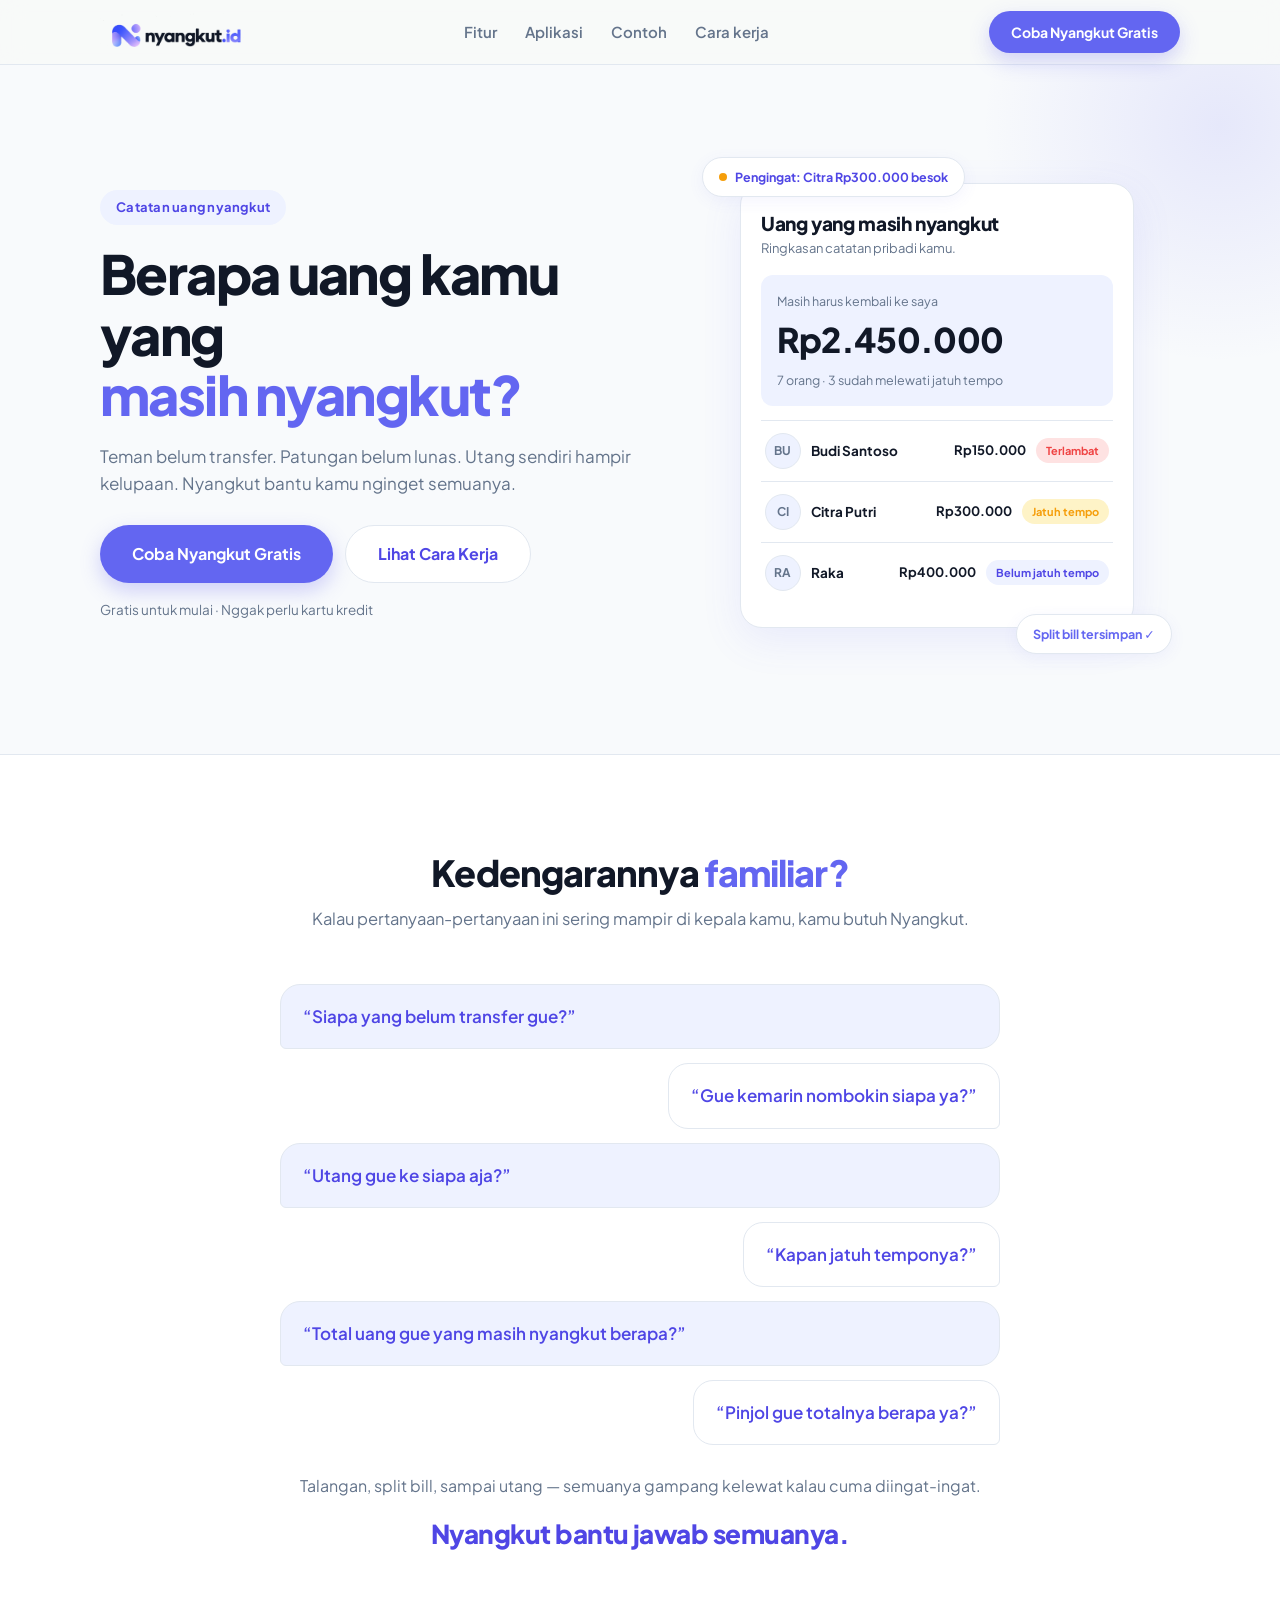
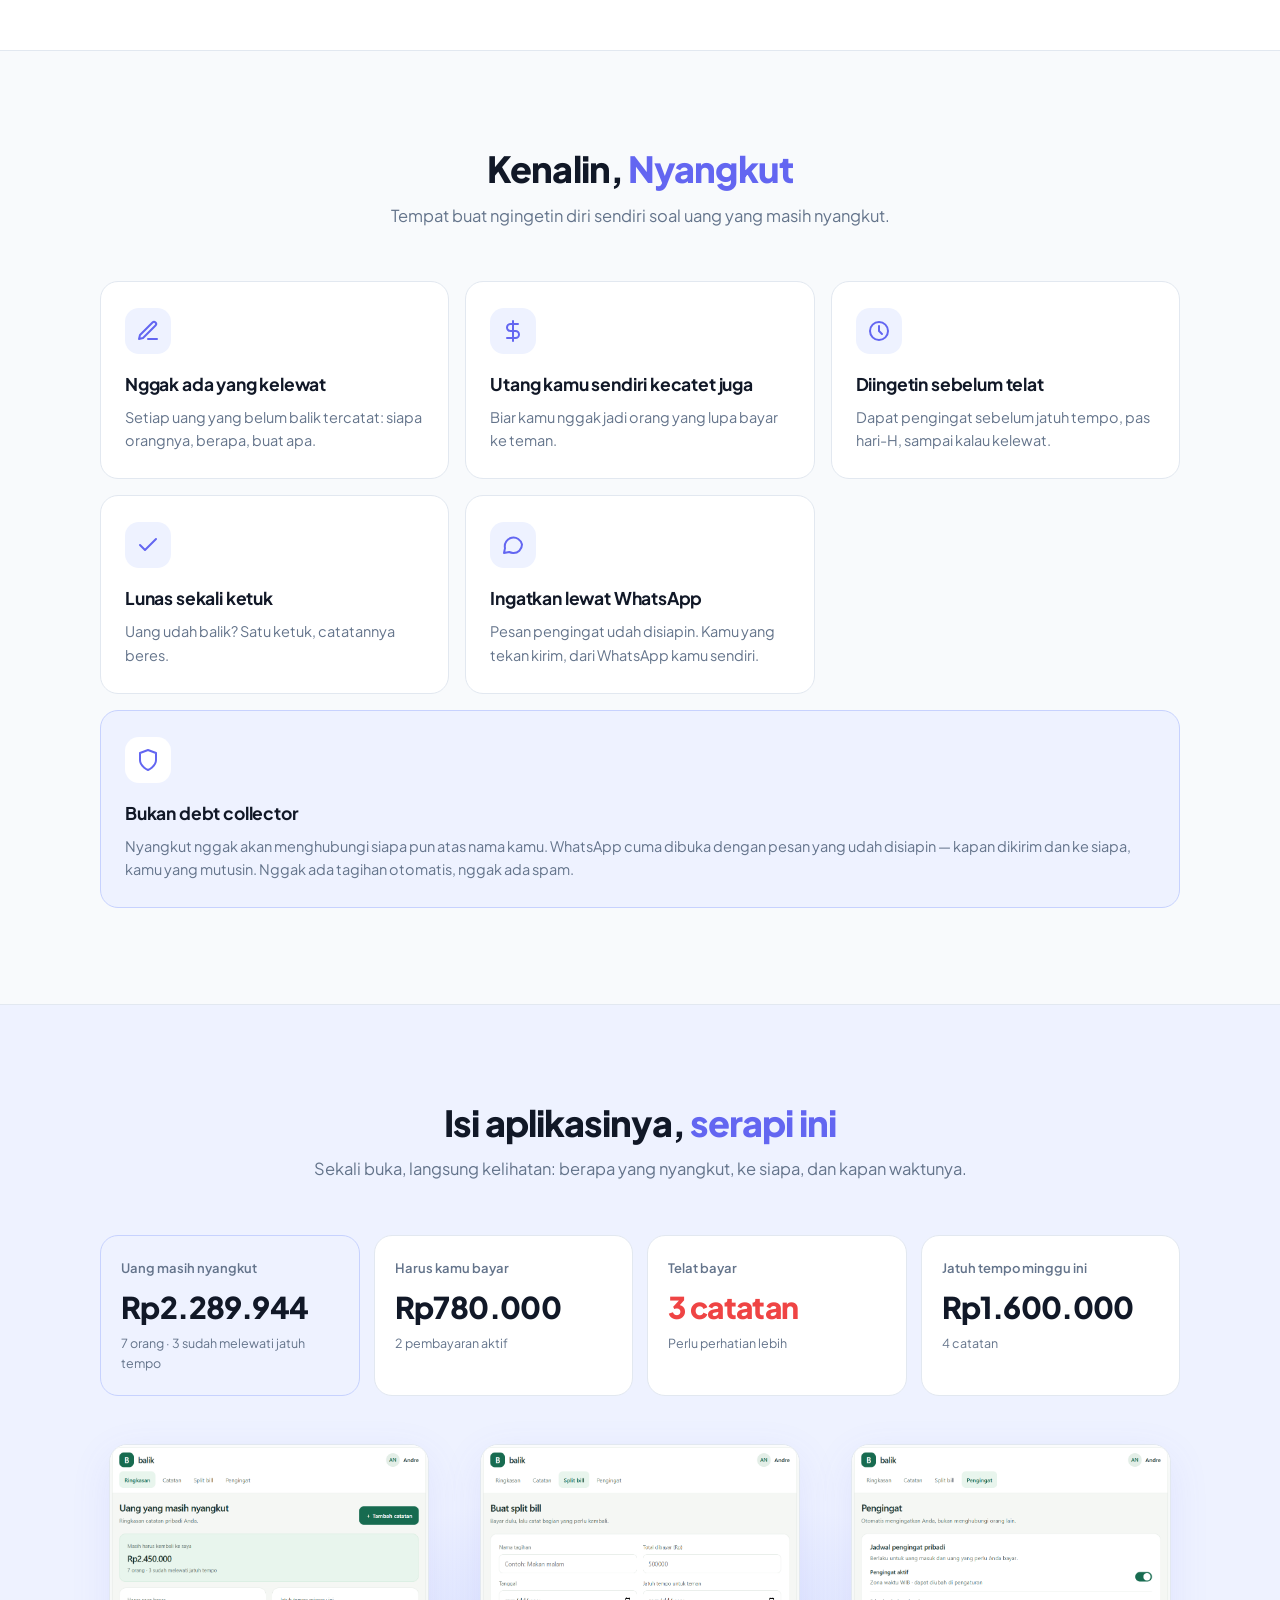
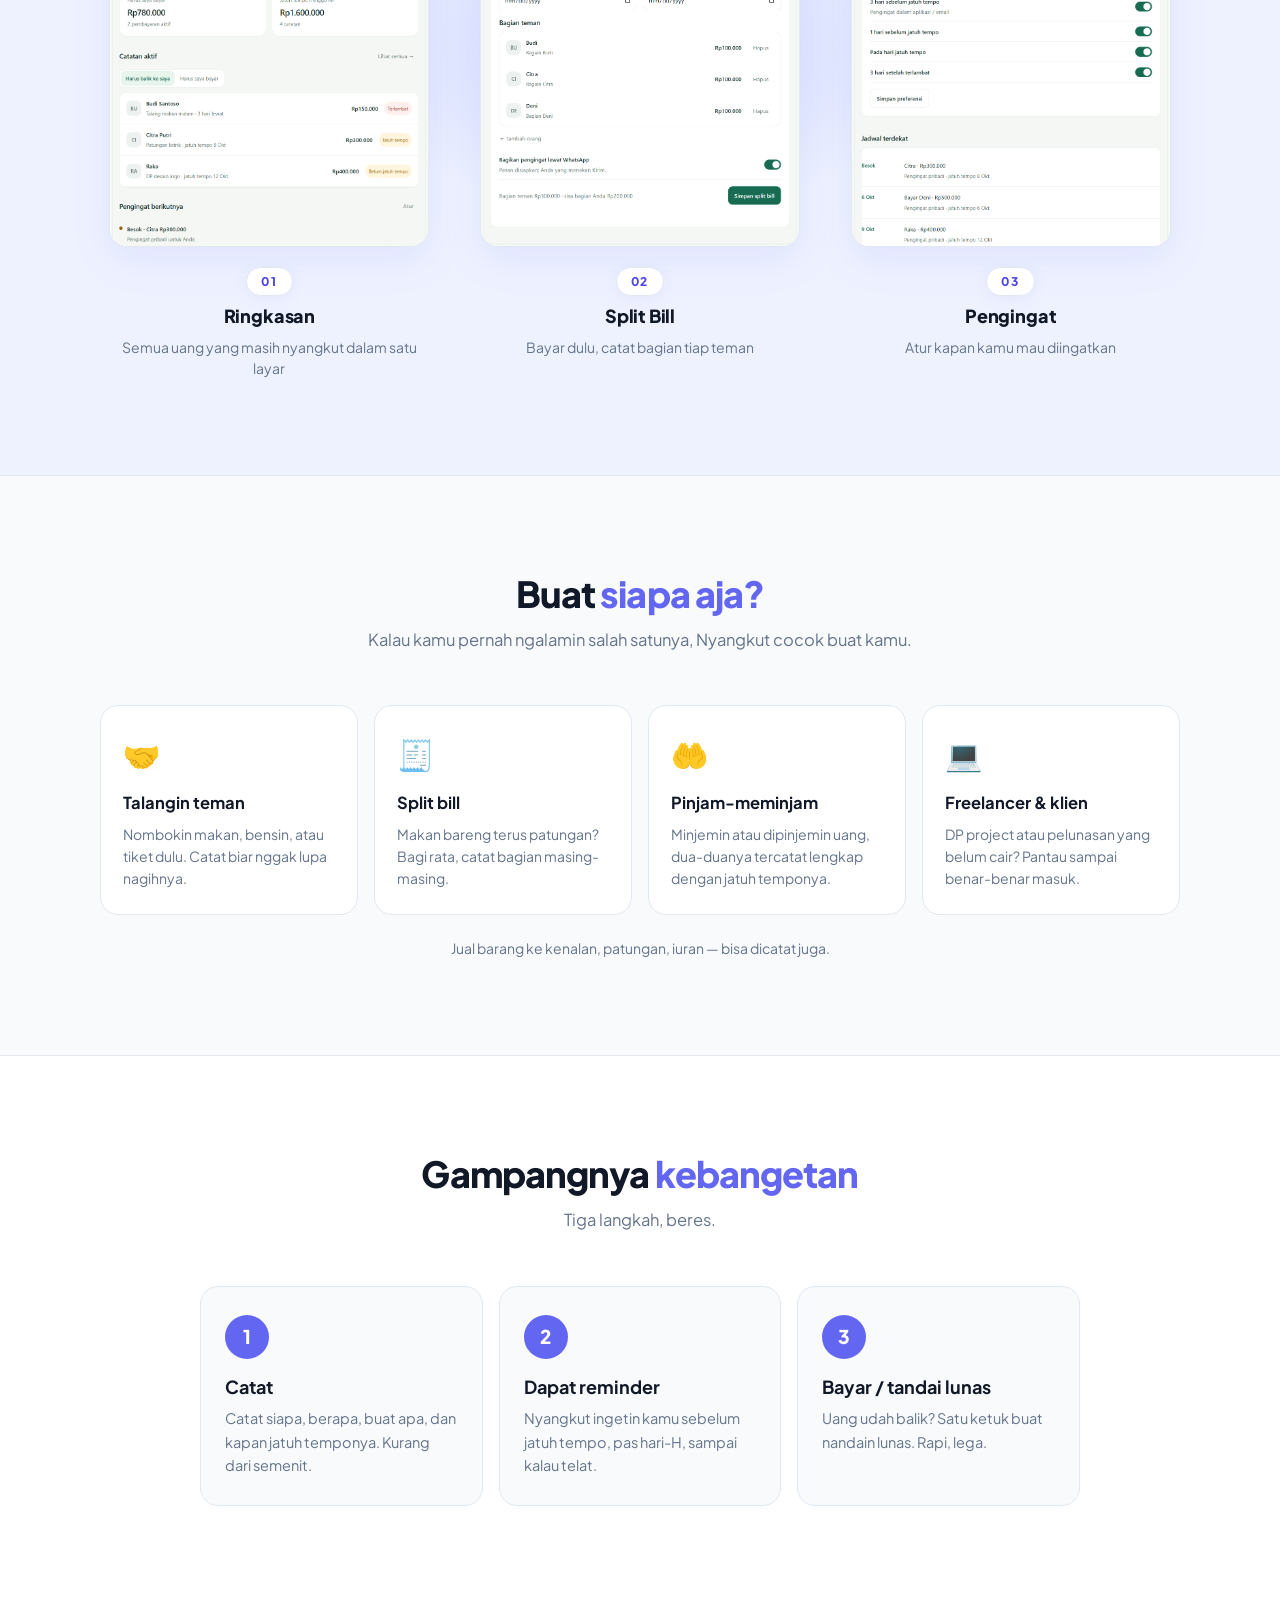
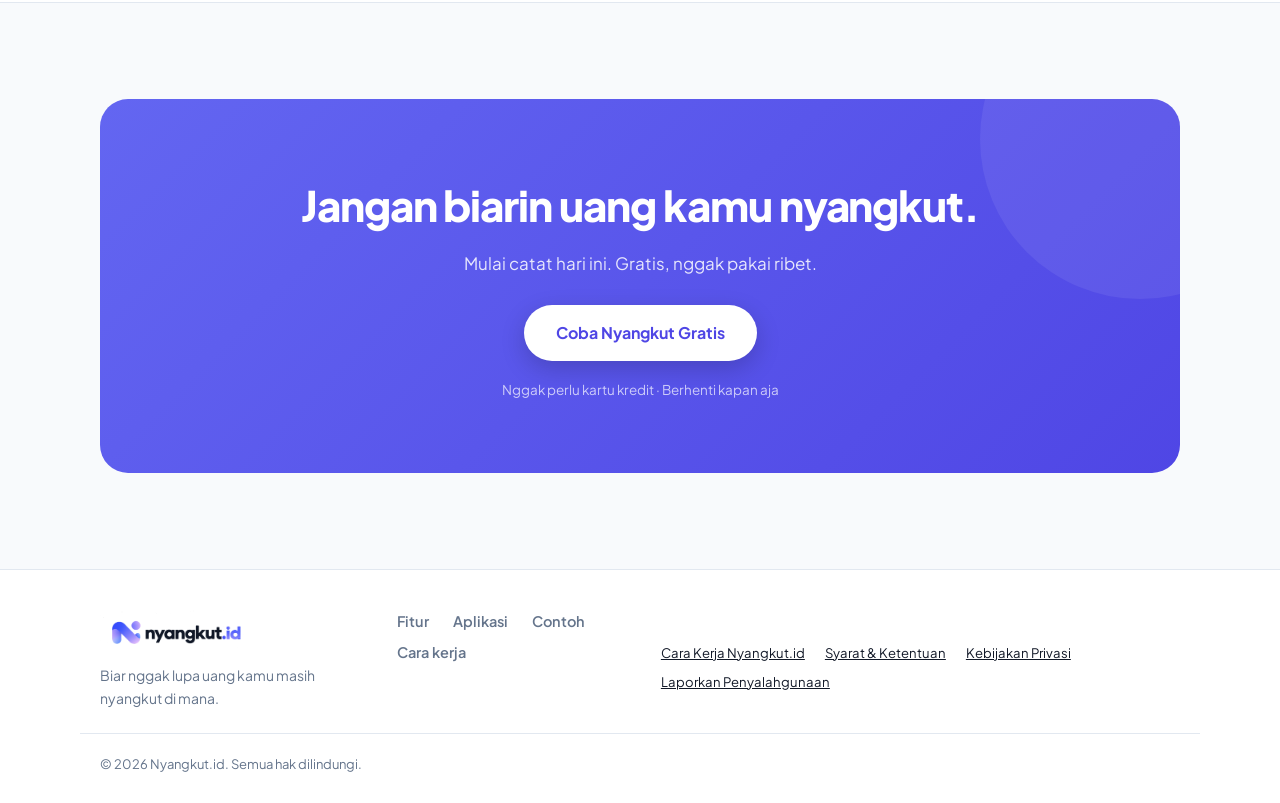
<file: index.html>
<!DOCTYPE html>
<html lang="id">
<head>
  <meta charset="UTF-8" />
    <meta name="color-scheme" content="light dark" />
    <script>
      /* Early theme init — prevents flash. Safe if JS fails. */
      (function(){try{var t=localStorage.getItem("nyangkut-theme");if(t!=="dark"&&t!=="light"){t=window.matchMedia("(prefers-color-scheme: dark)").matches?"dark":"light";}document.documentElement.setAttribute("data-theme",t);}catch(e){}})();
    </script>

  <meta name="viewport" content="width=device-width, initial-scale=1.0" />
  <title>Nyangkut — Biar nggak lupa uang kamu masih nyangkut di mana</title>
  <meta name="description" content="Nyangkut membantu kamu mencatat siapa yang belum bayar, siapa yang harus kamu bayar, dan kapan jatuh temponya. Gratis untuk mulai." />
  <link rel="preconnect" href="https://fonts.googleapis.com" />
  <link rel="preconnect" href="https://fonts.gstatic.com" crossorigin />
  <link href="https://fonts.googleapis.com/css2?family=Plus+Jakarta+Sans:ital,wght@0,400;0,500;0,600;0,700;0,800;1,400&display=swap" rel="stylesheet" />
  <link rel="stylesheet" href="styles.css" />
  <link rel="icon" type="image/png" href="assets/logo-mark.png?v=2" />
  <link rel="apple-touch-icon" href="assets/logo-mark.png?v=2" />
    <script src="/assets/theme.js" defer></script>
</head>
<body>

  <!-- ============ NAVBAR ============ -->
  <header class="nav" id="top">
    <div class="container nav-inner">
      <a href="#top" class="brand" aria-label="Nyangkut - kembali ke atas">
        <img class="brand-logo logo-light" src="assets/logo-nyangkut.png?v=3" alt="Nyangkut" /><img class="brand-logo logo-dark" src="assets/logo-nyangkut-dark.png?v=3" alt="" aria-hidden="true" />
      </a>
      <nav class="nav-links" aria-label="Navigasi utama">
        <a href="#fitur">Fitur</a>
        <a href="#aplikasi">Aplikasi</a>
        <a href="#contoh">Contoh</a>
        <a href="#cara-kerja">Cara kerja</a>
      </nav>
      <div class="nav-cta">
        <a href="/register/" class="btn btn-primary btn-sm">Coba Nyangkut Gratis</a>
        <button class="nav-toggle" id="navToggle" aria-label="Buka menu" aria-expanded="false" aria-controls="mobileMenu">
          <span></span><span></span><span></span>
        </button>
      </div>
    </div>
    <div class="mobile-menu" id="mobileMenu" hidden>
      <a href="#fitur">Fitur</a>
      <a href="#aplikasi">Aplikasi</a>
      <a href="#contoh">Contoh</a>
      <a href="#cara-kerja">Cara kerja</a>
      <a href="/register/" class="btn btn-primary">Coba Nyangkut Gratis</a>
    </div>
  </header>

  <main>
    <!-- ============ HERO ============ -->
    <section class="hero">
      <div class="container hero-grid">
        <div class="hero-copy">
          <span class="eyebrow">Catatan uang nyangkut</span>
          <h1>Berapa uang kamu yang <span class="hl">masih nyangkut?</span></h1>
          <p class="lede">
            Teman belum transfer. Patungan belum lunas. Utang sendiri hampir kelupaan.
            Nyangkut bantu kamu nginget semuanya.
          </p>
          <div class="hero-actions">
            <a href="/register/" class="btn btn-primary btn-lg">Coba Nyangkut Gratis</a>
            <a href="#cara-kerja" class="btn btn-ghost btn-lg">Lihat Cara Kerja</a>
          </div>
          <p class="hero-note">Gratis untuk mulai &middot; Nggak perlu kartu kredit</p>
        </div>

        <div class="hero-visual" aria-hidden="true">
          <div class="dash-card">
            <p class="dash-label">Uang yang masih nyangkut</p>
            <p class="dash-sub">Ringkasan catatan pribadi kamu.</p>
            <div class="dash-total">
              <p class="dash-total-label">Masih harus kembali ke saya</p>
              <p class="dash-total-value">Rp2.450.000</p>
              <p class="dash-total-meta">7 orang &middot; 3 sudah melewati jatuh tempo</p>
            </div>
            <ul class="dash-list">
              <li>
                <span class="avatar">BU</span>
                <span class="dash-item-text"><strong>Budi Santoso</strong><small>Talang makan malam &middot; 3 hari lewat</small></span>
                <span class="dash-amount">Rp150.000</span>
                <span class="badge badge-red">Terlambat</span>
              </li>
              <li>
                <span class="avatar">CI</span>
                <span class="dash-item-text"><strong>Citra Putri</strong><small>Patungan listrik &middot; jatuh tempo 8 Okt</small></span>
                <span class="dash-amount">Rp300.000</span>
                <span class="badge badge-amber">Jatuh tempo</span>
              </li>
              <li>
                <span class="avatar">RA</span>
                <span class="dash-item-text"><strong>Raka</strong><small>DP desain logo &middot; jatuh tempo 12 Okt</small></span>
                <span class="dash-amount">Rp400.000</span>
                <span class="badge badge-soft">Belum jatuh tempo</span>
              </li>
            </ul>
          </div>
          <div class="float-chip chip-1">
            <span class="dot"></span> Pengingat: Citra Rp300.000 besok
          </div>
          <div class="float-chip chip-2">Split bill tersimpan &check;</div>
        </div>
      </div>
    </section>

    <!-- ============ PROBLEM ============ -->
    <section class="section problem" id="masalah">
      <div class="container">
        <h2 class="section-title">Kedengarannya <span class="hl">familiar?</span></h2>
        <p class="section-sub">Kalau pertanyaan-pertanyaan ini sering mampir di kepala kamu, kamu butuh Nyangkut.</p>
        <div class="chat-grid">
          <div class="chat-bubble reveal">&ldquo;Siapa yang belum transfer gue?&rdquo;</div>
          <div class="chat-bubble reveal">&ldquo;Gue kemarin nombokin siapa ya?&rdquo;</div>
          <div class="chat-bubble reveal">&ldquo;Utang gue ke siapa aja?&rdquo;</div>
          <div class="chat-bubble reveal">&ldquo;Kapan jatuh temponya?&rdquo;</div>
          <div class="chat-bubble reveal">&ldquo;Total uang gue yang masih nyangkut berapa?&rdquo;</div>
          <div class="chat-bubble reveal">&ldquo;Pinjol gue totalnya berapa ya?&rdquo;</div>
        </div>
        <p class="problem-close reveal">Talangan, split bill, sampai utang &mdash; semuanya gampang kelewat kalau cuma diingat-ingat.</p>
        <p class="problem-answer reveal">Nyangkut bantu jawab semuanya.</p>
      </div>
    </section>

    <!-- ============ SOLUTION / FITUR ============ -->
    <section class="section" id="fitur">
      <div class="container">
        <h2 class="section-title">Kenalin, <span class="hl">Nyangkut</span></h2>
        <p class="section-sub">Tempat buat ngingetin diri sendiri soal uang yang masih nyangkut.</p>
        <div class="feature-grid">
          <article class="feature-card reveal">
            <div class="feature-icon" aria-hidden="true">
              <svg viewBox="0 0 24 24" fill="none" stroke="currentColor" stroke-width="2" stroke-linecap="round" stroke-linejoin="round"><path d="M12 20h9"/><path d="M16.5 3.5a2.1 2.1 0 0 1 3 3L7 19l-4 1 1-4Z"/></svg>
            </div>
            <h3>Nggak ada yang kelewat</h3>
            <p>Setiap uang yang belum balik tercatat: siapa orangnya, berapa, buat apa.</p>
          </article>
          <article class="feature-card reveal">
            <div class="feature-icon" aria-hidden="true">
              <svg viewBox="0 0 24 24" fill="none" stroke="currentColor" stroke-width="2" stroke-linecap="round" stroke-linejoin="round"><path d="M12 2v20"/><path d="M17 5H9.5a3.5 3.5 0 0 0 0 7h5a3.5 3.5 0 0 1 0 7H6"/></svg>
            </div>
            <h3>Utang kamu sendiri kecatet juga</h3>
            <p>Biar kamu nggak jadi orang yang lupa bayar ke teman.</p>
          </article>
          <article class="feature-card reveal">
            <div class="feature-icon" aria-hidden="true">
              <svg viewBox="0 0 24 24" fill="none" stroke="currentColor" stroke-width="2" stroke-linecap="round" stroke-linejoin="round"><circle cx="12" cy="12" r="9"/><path d="M12 7v5l3 3"/></svg>
            </div>
            <h3>Diingetin sebelum telat</h3>
            <p>Dapat pengingat sebelum jatuh tempo, pas hari-H, sampai kalau kelewat.</p>
          </article>
          <article class="feature-card reveal">
            <div class="feature-icon" aria-hidden="true">
              <svg viewBox="0 0 24 24" fill="none" stroke="currentColor" stroke-width="2" stroke-linecap="round" stroke-linejoin="round"><path d="M20 6 9 17l-5-5"/></svg>
            </div>
            <h3>Lunas sekali ketuk</h3>
            <p>Uang udah balik? Satu ketuk, catatannya beres.</p>
          </article>
          <article class="feature-card reveal">
            <div class="feature-icon" aria-hidden="true">
              <svg viewBox="0 0 24 24" fill="none" stroke="currentColor" stroke-width="2" stroke-linecap="round" stroke-linejoin="round"><path d="M21 11.5a8.4 8.4 0 0 1-9 8.4 8.6 8.6 0 0 1-3.8-.9L3 20l1-4.9A8.4 8.4 0 1 1 21 11.5Z"/></svg>
            </div>
            <h3>Ingatkan lewat WhatsApp</h3>
            <p>Pesan pengingat udah disiapin. Kamu yang tekan kirim, dari WhatsApp kamu sendiri.</p>
          </article>
          <article class="feature-card reveal feature-wide">
            <div class="feature-icon" aria-hidden="true">
              <svg viewBox="0 0 24 24" fill="none" stroke="currentColor" stroke-width="2" stroke-linecap="round" stroke-linejoin="round"><path d="M12 22s8-3.6 8-10V5l-8-3-8 3v7c0 6.4 8 10 8 10Z"/></svg>
            </div>
            <h3>Bukan debt collector</h3>
            <p>Nyangkut nggak akan menghubungi siapa pun atas nama kamu. WhatsApp cuma dibuka dengan pesan yang udah disiapin &mdash; kapan dikirim dan ke siapa, kamu yang mutusin. Nggak ada tagihan otomatis, nggak ada spam.</p>
          </article>
        </div>
      </div>
    </section>

    <!-- ============ PRODUCT SHOWCASE ============ -->
    <section class="section showcase" id="aplikasi">
      <div class="container">
        <h2 class="section-title">Isi aplikasinya, <span class="hl">serapi ini</span></h2>
        <p class="section-sub">Sekali buka, langsung kelihatan: berapa yang nyangkut, ke siapa, dan kapan waktunya.</p>

        <div class="stat-grid">
          <div class="stat-card stat-main reveal">
            <p class="stat-label">Uang masih nyangkut</p>
            <p class="stat-value"><span data-count="2450000">Rp0</span></p>
            <p class="stat-meta">7 orang &middot; 3 sudah melewati jatuh tempo</p>
          </div>
          <div class="stat-card reveal">
            <p class="stat-label">Harus kamu bayar</p>
            <p class="stat-value">Rp780.000</p>
            <p class="stat-meta">2 pembayaran aktif</p>
          </div>
          <div class="stat-card reveal">
            <p class="stat-label">Telat bayar</p>
            <p class="stat-value stat-alert">3 catatan</p>
            <p class="stat-meta">Perlu perhatian lebih</p>
          </div>
          <div class="stat-card reveal">
            <p class="stat-label">Jatuh tempo minggu ini</p>
            <p class="stat-value">Rp1.600.000</p>
            <p class="stat-meta">4 catatan</p>
          </div>
        </div>

        <div class="phone-row">
          <figure class="phone-wrap reveal">
            <div class="shot"><img src="assets/mockup-ringkasan.png" alt="Tampilan ringkasan Nyangkut: total uang yang masih nyangkut dan daftar catatan aktif" loading="lazy" /></div>
            <figcaption><span class="shot-num">01</span><strong>Ringkasan</strong><span>Semua uang yang masih nyangkut dalam satu layar</span></figcaption>
          </figure>
          <figure class="phone-wrap reveal">
            <div class="shot"><img src="assets/mockup-splitbill.png" alt="Tampilan fitur split bill Nyangkut: bagi tagihan ke beberapa teman" loading="lazy" /></div>
            <figcaption><span class="shot-num">02</span><strong>Split Bill</strong><span>Bayar dulu, catat bagian tiap teman</span></figcaption>
          </figure>
          <figure class="phone-wrap reveal">
            <div class="shot"><img src="assets/mockup-pengingat.png" alt="Tampilan pengaturan pengingat Nyangkut: jadwal pengingat pribadi sebelum dan sesudah jatuh tempo" loading="lazy" /></div>
            <figcaption><span class="shot-num">03</span><strong>Pengingat</strong><span>Atur kapan kamu mau diingatkan</span></figcaption>
          </figure>
        </div>
      </div>
    </section>

    <!-- ============ USE CASES ============ -->
    <section class="section" id="contoh">
      <div class="container">
        <h2 class="section-title">Buat <span class="hl">siapa aja?</span></h2>
        <p class="section-sub">Kalau kamu pernah ngalamin salah satunya, Nyangkut cocok buat kamu.</p>
        <div class="usecase-grid">
          <article class="usecase-card reveal">
            <span class="usecase-emoji" aria-hidden="true">&#x1F91D;</span>
            <h3>Talangin teman</h3>
            <p>Nombokin makan, bensin, atau tiket dulu. Catat biar nggak lupa nagihnya.</p>
          </article>
          <article class="usecase-card reveal">
            <span class="usecase-emoji" aria-hidden="true">&#x1F9FE;</span>
            <h3>Split bill</h3>
            <p>Makan bareng terus patungan? Bagi rata, catat bagian masing-masing.</p>
          </article>
          <article class="usecase-card reveal">
            <span class="usecase-emoji" aria-hidden="true">&#x1F932;</span>
            <h3>Pinjam-meminjam</h3>
            <p>Minjemin atau dipinjemin uang, dua-duanya tercatat lengkap dengan jatuh temponya.</p>
          </article>
          <article class="usecase-card reveal">
            <span class="usecase-emoji" aria-hidden="true">&#x1F4BB;</span>
            <h3>Freelancer &amp; klien</h3>
            <p>DP project atau pelunasan yang belum cair? Pantau sampai benar-benar masuk.</p>
          </article>
        </div>
        <p class="usecase-support reveal">Jual barang ke kenalan, patungan, iuran &mdash; bisa dicatat juga.</p>
      </div>
    </section>

    <!-- ============ HOW IT WORKS ============ -->
    <section class="section how" id="cara-kerja">
      <div class="container">
        <h2 class="section-title">Gampangnya <span class="hl">kebangetan</span></h2>
        <p class="section-sub">Tiga langkah, beres.</p>
        <ol class="steps">
          <li class="step reveal">
            <span class="step-num" aria-hidden="true">1</span>
            <h3>Catat</h3>
            <p>Catat siapa, berapa, buat apa, dan kapan jatuh temponya. Kurang dari semenit.</p>
          </li>
          <li class="step reveal">
            <span class="step-num" aria-hidden="true">2</span>
            <h3>Dapat reminder</h3>
            <p>Nyangkut ingetin kamu sebelum jatuh tempo, pas hari-H, sampai kalau telat.</p>
          </li>
          <li class="step reveal">
            <span class="step-num" aria-hidden="true">3</span>
            <h3>Bayar / tandai lunas</h3>
            <p>Uang udah balik? Satu ketuk buat nandain lunas. Rapi, lega.</p>
          </li>
        </ol>
      </div>
    </section>

    <!-- ============ FINAL CTA ============ -->
    <section class="section cta-section" id="daftar">
      <div class="container">
        <div class="cta-panel reveal">
          <h2>Jangan biarin uang kamu nyangkut.</h2>
          <p>Mulai catat hari ini. Gratis, nggak pakai ribet.</p>
          <a href="/register/" class="btn btn-light btn-lg">Coba Nyangkut Gratis</a>
          <p class="cta-note">Nggak perlu kartu kredit &middot; Berhenti kapan aja</p>
        </div>
      </div>
    </section>
  </main>

  <!-- ============ FOOTER ============ -->
  <footer class="footer">
    <div class="container footer-inner">
      <div class="footer-brand">
        <a href="#top" class="brand" aria-label="Nyangkut">
          <img class="brand-logo logo-light" src="assets/logo-nyangkut.png?v=3" alt="Nyangkut" /><img class="brand-logo logo-dark" src="assets/logo-nyangkut-dark.png?v=3" alt="" aria-hidden="true" />
        </a>
        <p>Biar nggak lupa uang kamu masih nyangkut di mana.</p>
      </div>
      <nav class="footer-links" aria-label="Navigasi footer">
        <a href="#fitur">Fitur</a>
        <a href="#aplikasi">Aplikasi</a>
        <a href="#contoh">Contoh</a>
        <a href="#cara-kerja">Cara kerja</a>
      </nav>
      <nav class="footer-legal" aria-label="Dokumen legal">
        <a href="/cara-kerja/">Cara Kerja Nyangkut.id</a>
        <a href="/syarat-ketentuan/">Syarat &amp; Ketentuan</a>
        <a href="/kebijakan-privasi/">Kebijakan Privasi</a>
        <a href="/pengaduan/">Laporkan Penyalahgunaan</a>
      </nav>
    </div>
    <div class="container footer-bottom">
      <p>&copy; 2026 Nyangkut.id. Semua hak dilindungi.</p>
    </div>
  </footer>

  <script src="script.js"></script>
</body>
</html>
</file>
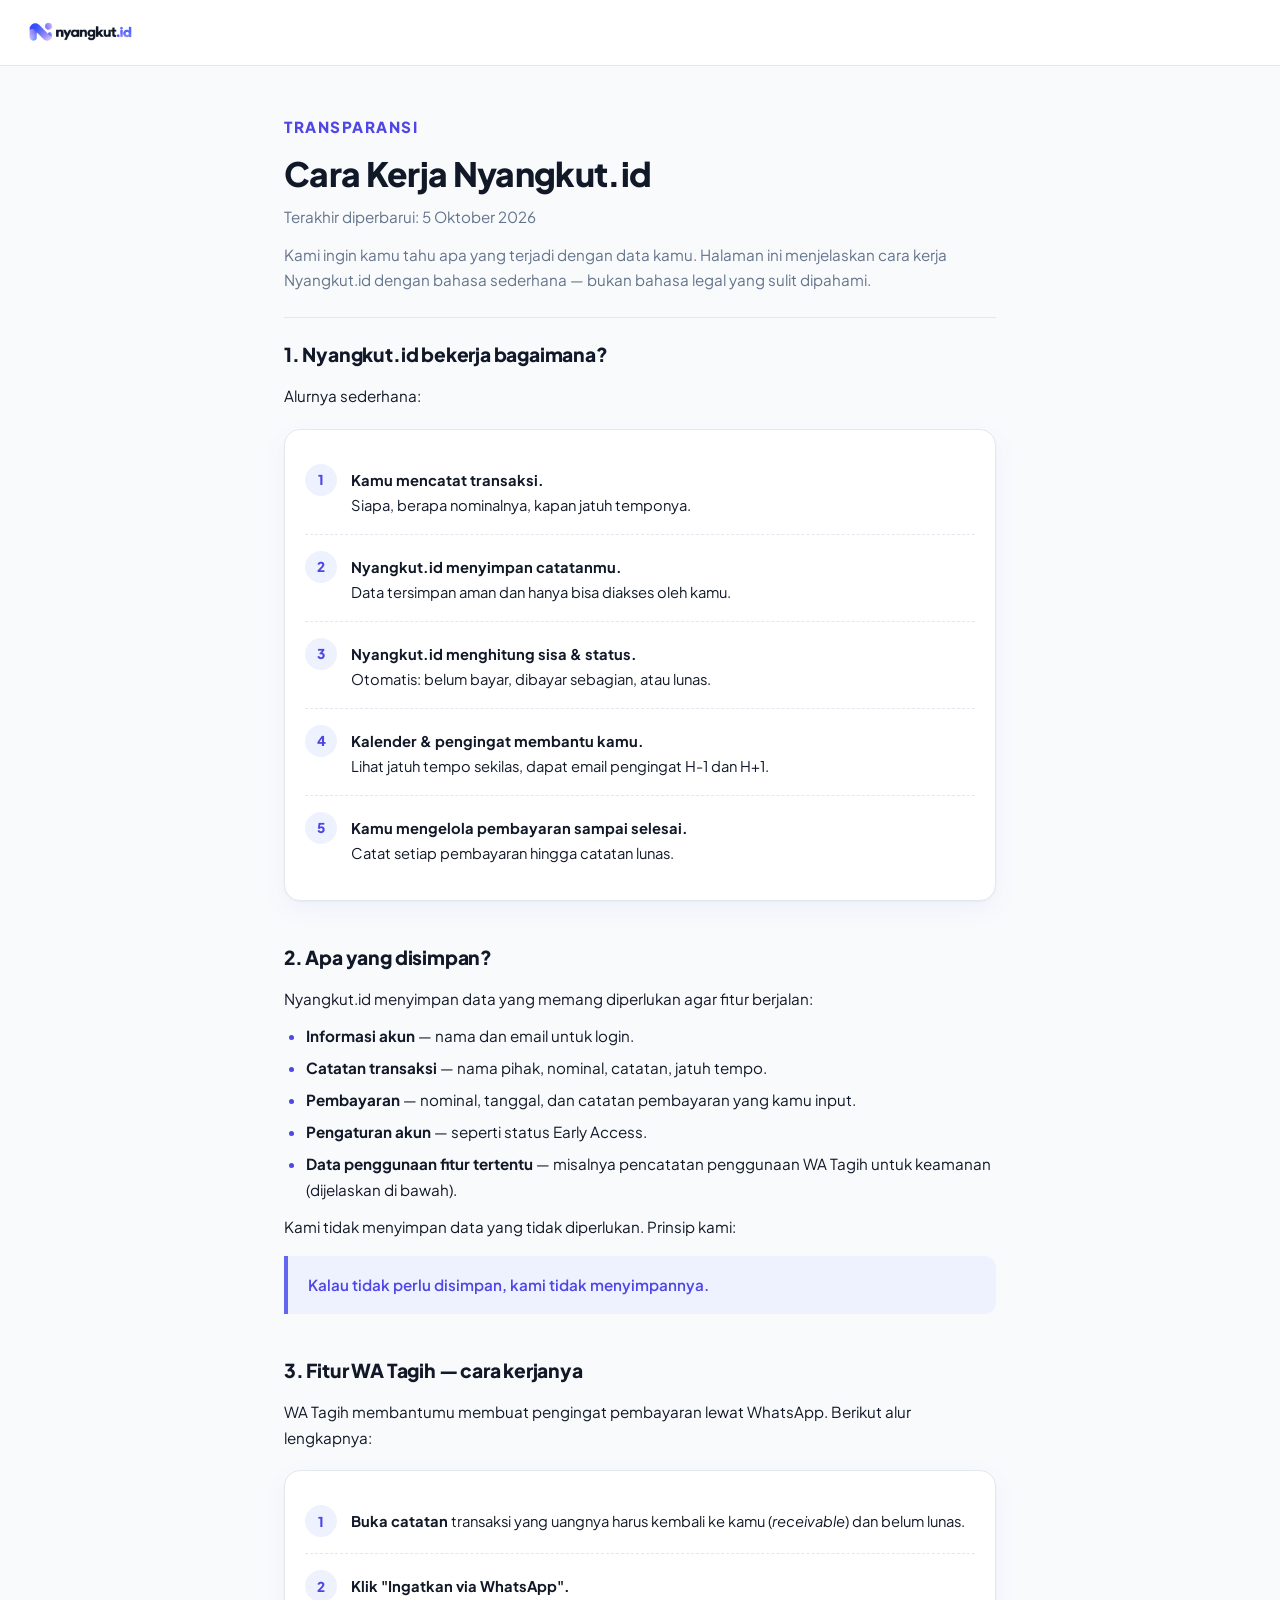
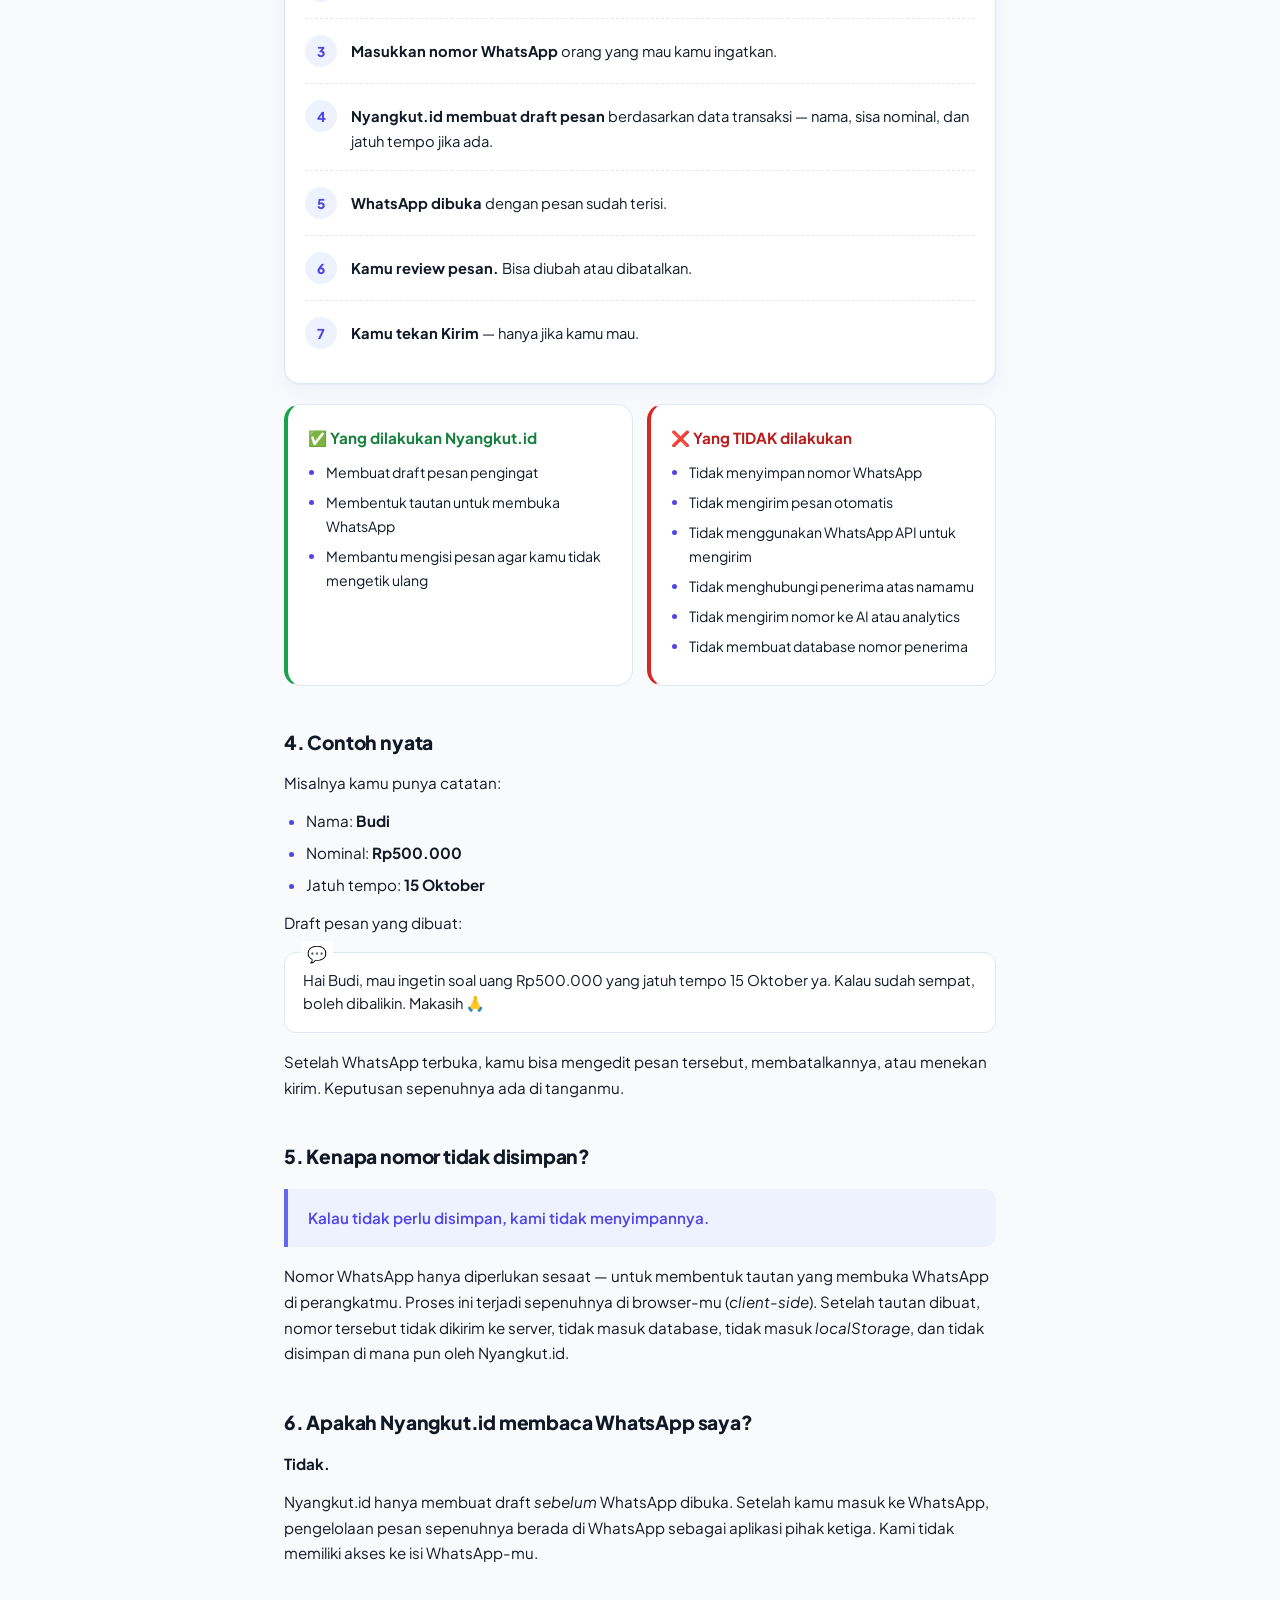
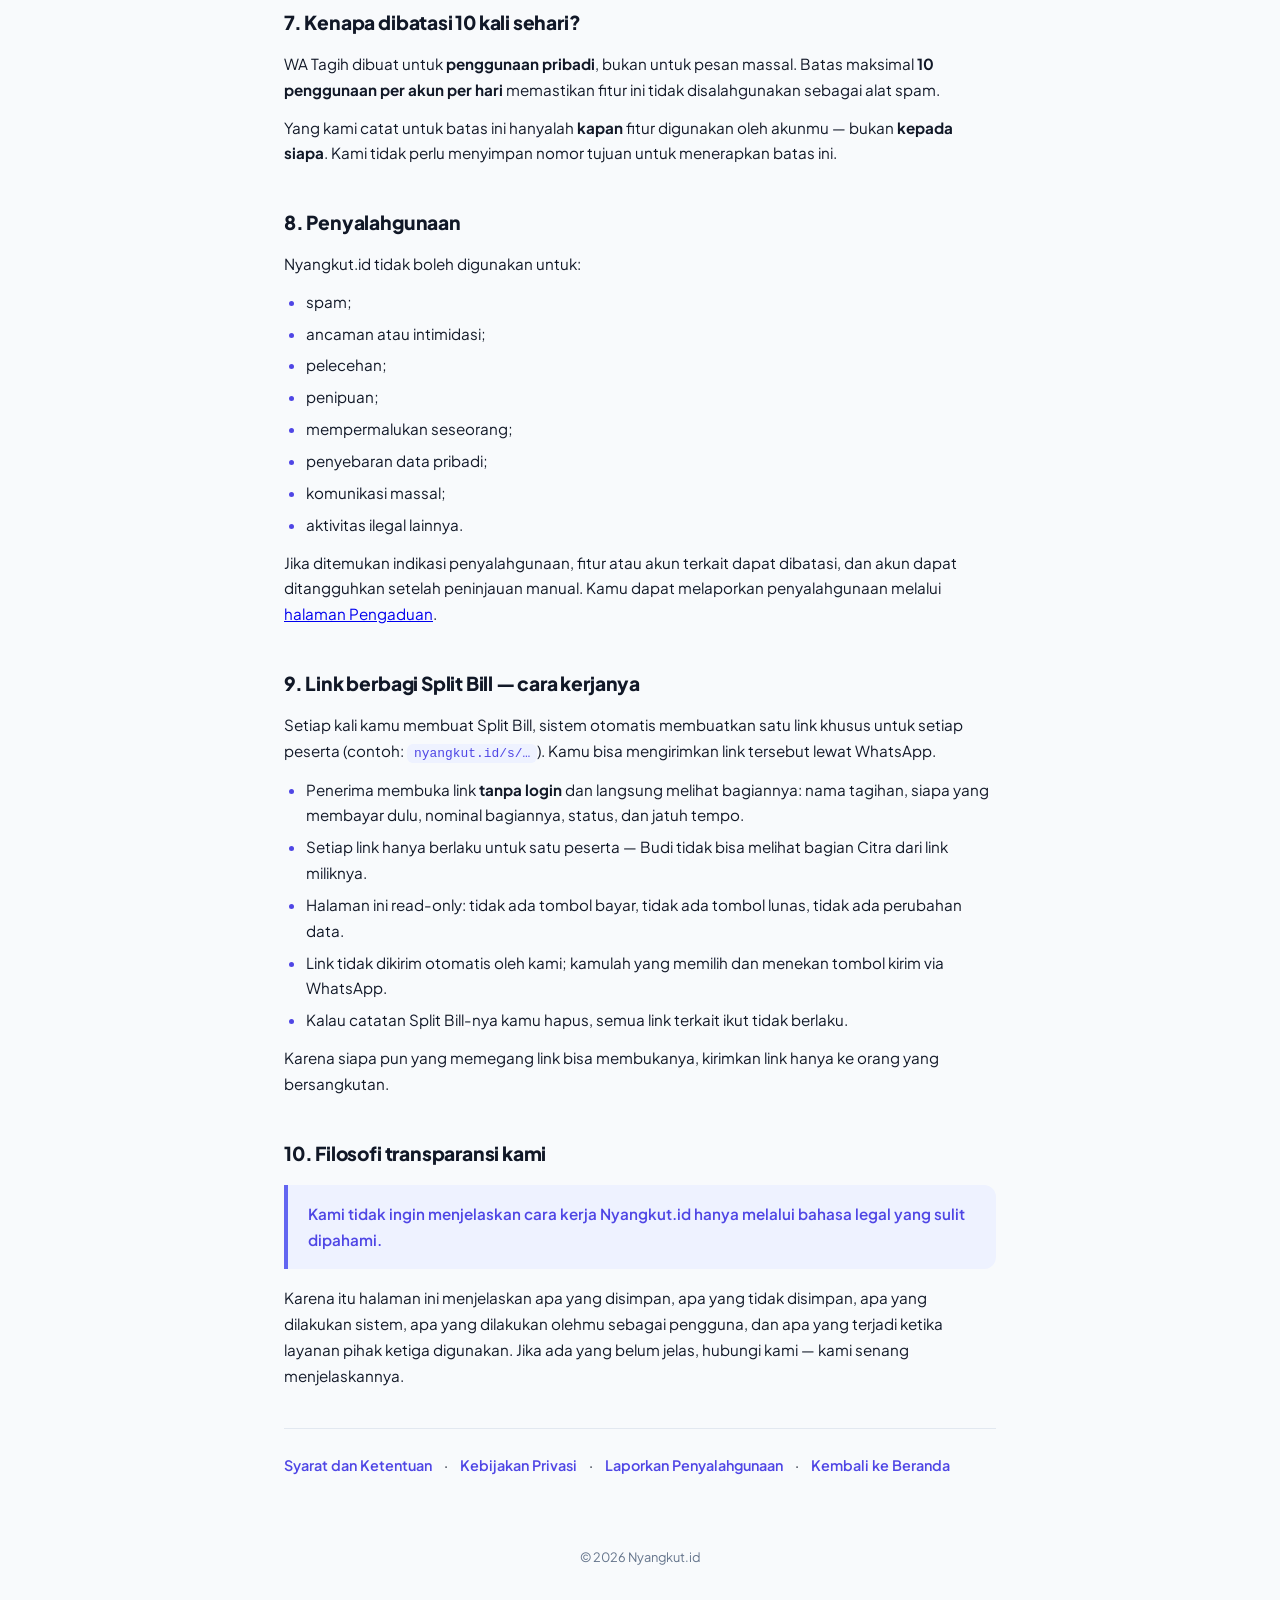
<file: cara-kerja/index.html>
<!doctype html>
<html lang="id">
  <head>
    <meta charset="utf-8" />
    <meta name="color-scheme" content="light dark" />
    <script>
      /* Early theme init — prevents flash. Safe if JS fails. */
      (function(){try{var t=localStorage.getItem("nyangkut-theme");if(t!=="dark"&&t!=="light"){t=window.matchMedia("(prefers-color-scheme: dark)").matches?"dark":"light";}document.documentElement.setAttribute("data-theme",t);}catch(e){}})();
    </script>

    <meta name="viewport" content="width=device-width, initial-scale=1, viewport-fit=cover" />
    <meta name="theme-color" content="#6366F1" />
    <meta name="description" content="Penjelasan transparan tentang cara kerja Nyangkut.id: apa yang disimpan, apa yang tidak, dan bagaimana fitur WA Tagih bekerja." />
    <title>Cara Kerja Nyangkut.id</title>
    <link rel="icon" type="image/png" href="/assets/logo-mark.png?v=2" />
    <link rel="preconnect" href="https://fonts.googleapis.com" />
    <link rel="preconnect" href="https://fonts.gstatic.com" crossorigin />
    <link href="https://fonts.googleapis.com/css2?family=Plus+Jakarta+Sans:ital,wght@0,400;0,500;0,600;0,700;0,800;1,400&display=swap" rel="stylesheet" />
    <link rel="stylesheet" href="/legal/legal.css" />
      <script src="/assets/theme.js" defer></script>
</head>
  <body>
    <header class="legal-top">
      <a class="legal-brand" href="https://www.nyangkut.id/" aria-label="Nyangkut.id">
        <img class="logo-light" src="/assets/logo-nyangkut.png?v=3" alt="Nyangkut.id" /><img class="logo-dark" src="/assets/logo-nyangkut-dark.png?v=3" alt="" aria-hidden="true" />
      </a>
    </header>

    <main class="legal-main">
      <p class="legal-kicker">Transparansi</p>
      <h1>Cara Kerja Nyangkut.id</h1>
      <p class="legal-updated">Terakhir diperbarui: 5 Oktober 2026</p>

      <p class="legal-intro">
        Kami ingin kamu tahu apa yang terjadi dengan data kamu.
        Halaman ini menjelaskan cara kerja Nyangkut.id dengan bahasa sederhana —
        bukan bahasa legal yang sulit dipahami.
      </p>

      <section>
        <h2>1. Nyangkut.id bekerja bagaimana?</h2>
        <p>Alurnya sederhana:</p>
        <div class="flow-box">
          <div class="flow-step">
            <span class="flow-num">1</span>
            <p><strong>Kamu mencatat transaksi.</strong><br />Siapa, berapa nominalnya, kapan jatuh temponya.</p>
          </div>
          <div class="flow-step">
            <span class="flow-num">2</span>
            <p><strong>Nyangkut.id menyimpan catatanmu.</strong><br />Data tersimpan aman dan hanya bisa diakses oleh kamu.</p>
          </div>
          <div class="flow-step">
            <span class="flow-num">3</span>
            <p><strong>Nyangkut.id menghitung sisa &amp; status.</strong><br />Otomatis: belum bayar, dibayar sebagian, atau lunas.</p>
          </div>
          <div class="flow-step">
            <span class="flow-num">4</span>
            <p><strong>Kalender &amp; pengingat membantu kamu.</strong><br />Lihat jatuh tempo sekilas, dapat email pengingat H-1 dan H+1.</p>
          </div>
          <div class="flow-step">
            <span class="flow-num">5</span>
            <p><strong>Kamu mengelola pembayaran sampai selesai.</strong><br />Catat setiap pembayaran hingga catatan lunas.</p>
          </div>
        </div>
      </section>

      <section>
        <h2>2. Apa yang disimpan?</h2>
        <p>Nyangkut.id menyimpan data yang memang diperlukan agar fitur berjalan:</p>
        <ul>
          <li><strong>Informasi akun</strong> — nama dan email untuk login.</li>
          <li><strong>Catatan transaksi</strong> — nama pihak, nominal, catatan, jatuh tempo.</li>
          <li><strong>Pembayaran</strong> — nominal, tanggal, dan catatan pembayaran yang kamu input.</li>
          <li><strong>Pengaturan akun</strong> — seperti status Early Access.</li>
          <li><strong>Data penggunaan fitur tertentu</strong> — misalnya pencatatan penggunaan WA Tagih untuk keamanan (dijelaskan di bawah).</li>
        </ul>
        <p>
          Kami tidak menyimpan data yang tidak diperlukan. Prinsip kami:
        </p>
        <blockquote>
          <p>Kalau tidak perlu disimpan, kami tidak menyimpannya.</p>
        </blockquote>
      </section>

      <section>
        <h2>3. Fitur WA Tagih — cara kerjanya</h2>
        <p>
          WA Tagih membantumu membuat pengingat pembayaran lewat WhatsApp.
          Berikut alur lengkapnya:
        </p>
        <div class="flow-box">
          <div class="flow-step">
            <span class="flow-num">1</span>
            <p><strong>Buka catatan</strong> transaksi yang uangnya harus kembali ke kamu (<em>receivable</em>) dan belum lunas.</p>
          </div>
          <div class="flow-step">
            <span class="flow-num">2</span>
            <p><strong>Klik "Ingatkan via WhatsApp".</strong></p>
          </div>
          <div class="flow-step">
            <span class="flow-num">3</span>
            <p><strong>Masukkan nomor WhatsApp</strong> orang yang mau kamu ingatkan.</p>
          </div>
          <div class="flow-step">
            <span class="flow-num">4</span>
            <p><strong>Nyangkut.id membuat draft pesan</strong> berdasarkan data transaksi — nama, sisa nominal, dan jatuh tempo jika ada.</p>
          </div>
          <div class="flow-step">
            <span class="flow-num">5</span>
            <p><strong>WhatsApp dibuka</strong> dengan pesan sudah terisi.</p>
          </div>
          <div class="flow-step">
            <span class="flow-num">6</span>
            <p><strong>Kamu review pesan.</strong> Bisa diubah atau dibatalkan.</p>
          </div>
          <div class="flow-step">
            <span class="flow-num">7</span>
            <p><strong>Kamu tekan Kirim</strong> — hanya jika kamu mau.</p>
          </div>
        </div>

        <div class="do-dont">
          <div class="do-card">
            <h3>✅ Yang dilakukan Nyangkut.id</h3>
            <ul>
              <li>Membuat draft pesan pengingat</li>
              <li>Membentuk tautan untuk membuka WhatsApp</li>
              <li>Membantu mengisi pesan agar kamu tidak mengetik ulang</li>
            </ul>
          </div>
          <div class="dont-card">
            <h3>❌ Yang TIDAK dilakukan</h3>
            <ul>
              <li>Tidak menyimpan nomor WhatsApp</li>
              <li>Tidak mengirim pesan otomatis</li>
              <li>Tidak menggunakan WhatsApp API untuk mengirim</li>
              <li>Tidak menghubungi penerima atas namamu</li>
              <li>Tidak mengirim nomor ke AI atau analytics</li>
              <li>Tidak membuat database nomor penerima</li>
            </ul>
          </div>
        </div>
      </section>

      <section>
        <h2>4. Contoh nyata</h2>
        <p>Misalnya kamu punya catatan:</p>
        <ul>
          <li>Nama: <strong>Budi</strong></li>
          <li>Nominal: <strong>Rp500.000</strong></li>
          <li>Jatuh tempo: <strong>15 Oktober</strong></li>
        </ul>
        <p>Draft pesan yang dibuat:</p>
        <div class="msg-example">
          Hai Budi, mau ingetin soal uang Rp500.000 yang jatuh tempo 15 Oktober ya. Kalau sudah sempat, boleh dibalikin. Makasih 🙏
        </div>
        <p>
          Setelah WhatsApp terbuka, kamu bisa mengedit pesan tersebut, membatalkannya,
          atau menekan kirim. Keputusan sepenuhnya ada di tanganmu.
        </p>
      </section>

      <section>
        <h2>5. Kenapa nomor tidak disimpan?</h2>
        <blockquote>
          <p>Kalau tidak perlu disimpan, kami tidak menyimpannya.</p>
        </blockquote>
        <p>
          Nomor WhatsApp hanya diperlukan sesaat — untuk membentuk tautan yang membuka
          WhatsApp di perangkatmu. Proses ini terjadi sepenuhnya di browser-mu
          (<em>client-side</em>). Setelah tautan dibuat, nomor tersebut tidak dikirim
          ke server, tidak masuk database, tidak masuk <em>localStorage</em>, dan
          tidak disimpan di mana pun oleh Nyangkut.id.
        </p>
      </section>

      <section>
        <h2>6. Apakah Nyangkut.id membaca WhatsApp saya?</h2>
        <p><strong>Tidak.</strong></p>
        <p>
          Nyangkut.id hanya membuat draft <em>sebelum</em> WhatsApp dibuka.
          Setelah kamu masuk ke WhatsApp, pengelolaan pesan sepenuhnya berada di
          WhatsApp sebagai aplikasi pihak ketiga. Kami tidak memiliki akses ke
          isi WhatsApp-mu.
        </p>
      </section>

      <section>
        <h2>7. Kenapa dibatasi 10 kali sehari?</h2>
        <p>
          WA Tagih dibuat untuk <strong>penggunaan pribadi</strong>, bukan untuk
          pesan massal. Batas maksimal <strong>10 penggunaan per akun per hari</strong>
          memastikan fitur ini tidak disalahgunakan sebagai alat spam.
        </p>
        <p>
          Yang kami catat untuk batas ini hanyalah <strong>kapan</strong> fitur digunakan
          oleh akunmu — bukan <strong>kepada siapa</strong>. Kami tidak perlu menyimpan
          nomor tujuan untuk menerapkan batas ini.
        </p>
      </section>

      <section>
        <h2>8. Penyalahgunaan</h2>
        <p>Nyangkut.id tidak boleh digunakan untuk:</p>
        <ul>
          <li>spam;</li>
          <li>ancaman atau intimidasi;</li>
          <li>pelecehan;</li>
          <li>penipuan;</li>
          <li>mempermalukan seseorang;</li>
          <li>penyebaran data pribadi;</li>
          <li>komunikasi massal;</li>
          <li>aktivitas ilegal lainnya.</li>
        </ul>
        <p>
          Jika ditemukan indikasi penyalahgunaan, fitur atau akun terkait dapat
          dibatasi, dan akun dapat ditangguhkan setelah peninjauan manual.
          Kamu dapat melaporkan penyalahgunaan melalui
          <a href="/pengaduan/">halaman Pengaduan</a>.
        </p>
      </section>

      <section>
        <h2>9. Link berbagi Split Bill — cara kerjanya</h2>
        <p>
          Setiap kali kamu membuat Split Bill, sistem otomatis membuatkan satu
          link khusus untuk setiap peserta (contoh: <code>nyangkut.id/s/…</code>).
          Kamu bisa mengirimkan link tersebut lewat WhatsApp.
        </p>
        <ul>
          <li>Penerima membuka link <strong>tanpa login</strong> dan langsung melihat bagiannya: nama tagihan, siapa yang membayar dulu, nominal bagiannya, status, dan jatuh tempo.</li>
          <li>Setiap link hanya berlaku untuk satu peserta — Budi tidak bisa melihat bagian Citra dari link miliknya.</li>
          <li>Halaman ini read-only: tidak ada tombol bayar, tidak ada tombol lunas, tidak ada perubahan data.</li>
          <li>Link tidak dikirim otomatis oleh kami; kamulah yang memilih dan menekan tombol kirim via WhatsApp.</li>
          <li>Kalau catatan Split Bill-nya kamu hapus, semua link terkait ikut tidak berlaku.</li>
        </ul>
        <p>
          Karena siapa pun yang memegang link bisa membukanya, kirimkan link
          hanya ke orang yang bersangkutan.
        </p>
      </section>

      <section>
        <h2>10. Filosofi transparansi kami</h2>
        <blockquote>
          <p>
            Kami tidak ingin menjelaskan cara kerja Nyangkut.id hanya melalui bahasa
            legal yang sulit dipahami.
          </p>
        </blockquote>
        <p>
          Karena itu halaman ini menjelaskan apa yang disimpan, apa yang tidak
          disimpan, apa yang dilakukan sistem, apa yang dilakukan olehmu sebagai
          pengguna, dan apa yang terjadi ketika layanan pihak ketiga digunakan.
          Jika ada yang belum jelas, hubungi kami — kami senang menjelaskannya.
        </p>
      </section>

      <nav class="legal-nav" aria-label="Dokumen legal lainnya">
        <a href="/syarat-ketentuan/">Syarat dan Ketentuan</a>
        <span aria-hidden="true">·</span>
        <a href="/kebijakan-privasi/">Kebijakan Privasi</a>
        <span aria-hidden="true">·</span>
        <a href="/pengaduan/">Laporkan Penyalahgunaan</a>
        <span aria-hidden="true">·</span>
        <a href="https://www.nyangkut.id/">Kembali ke Beranda</a>
      </nav>
    </main>

    <footer class="legal-foot">
      <p>© 2026 Nyangkut.id</p>
    </footer>
  </body>
</html>
</file>
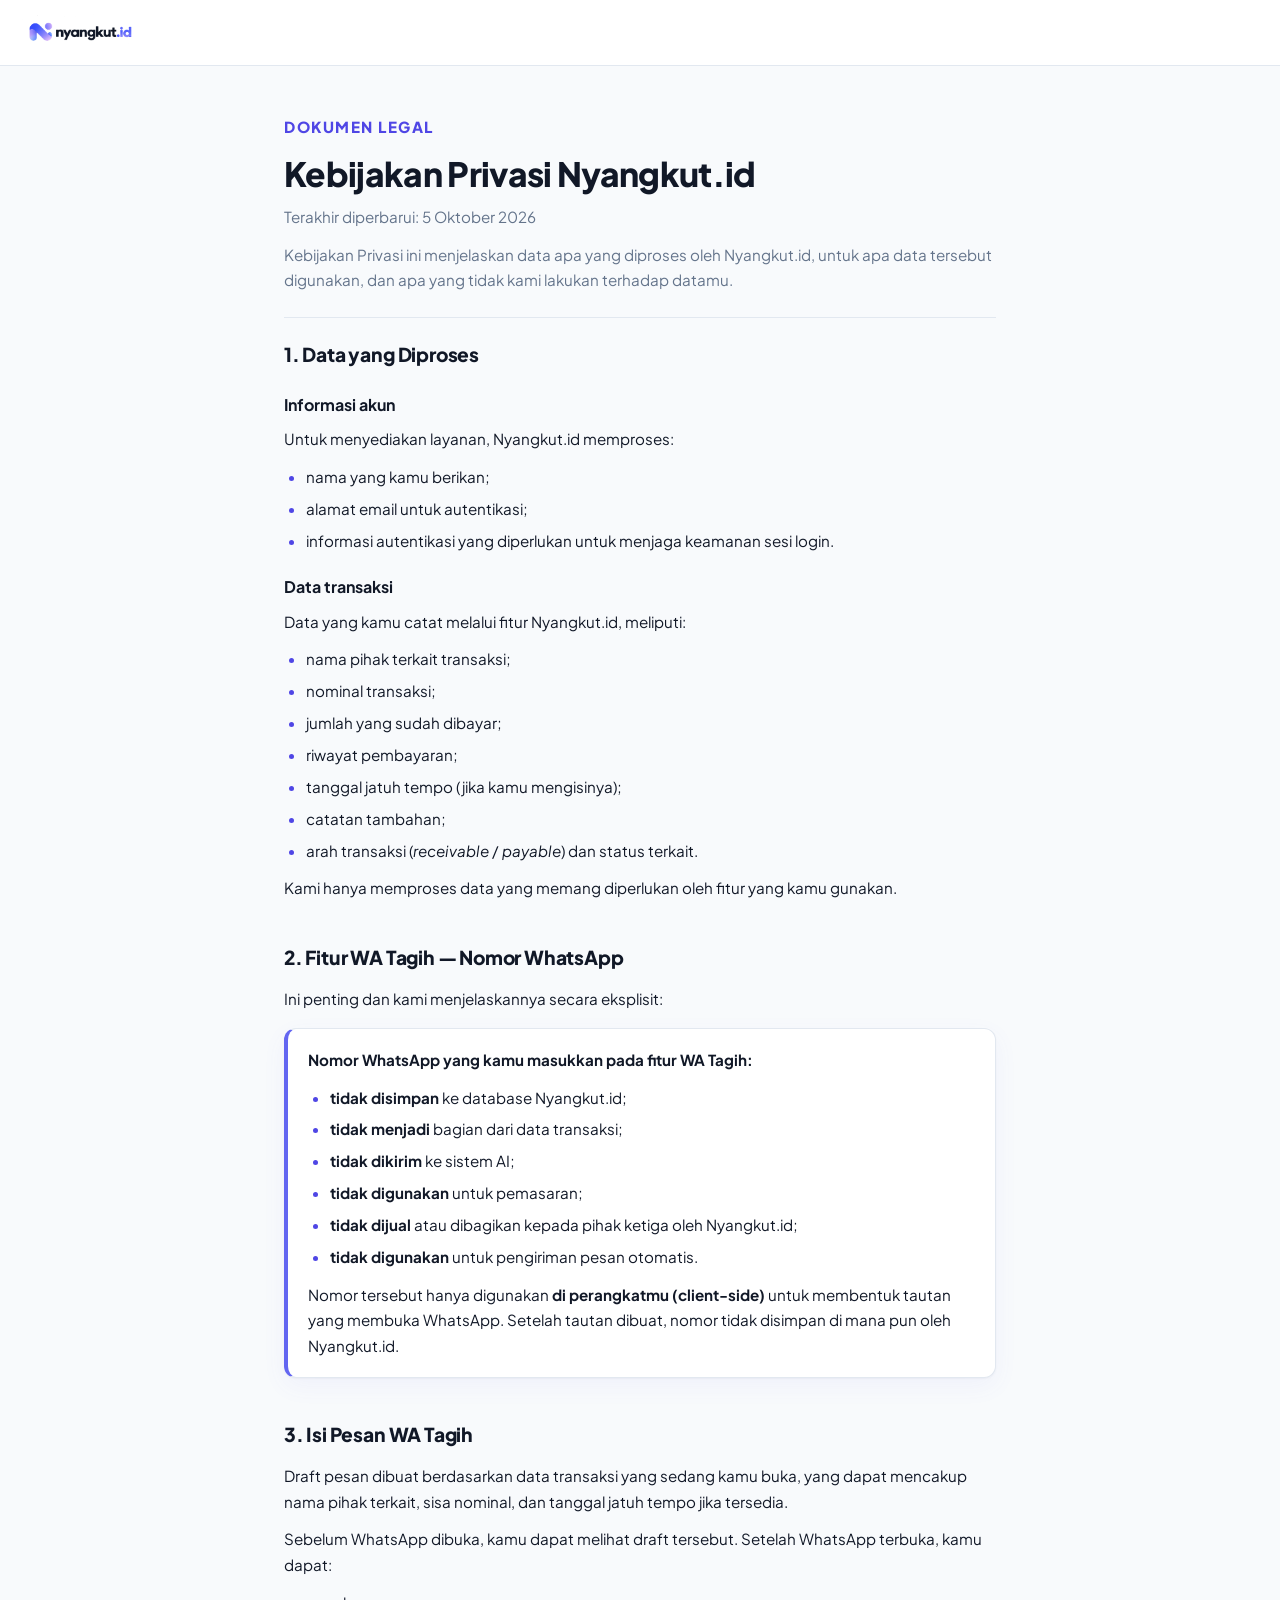
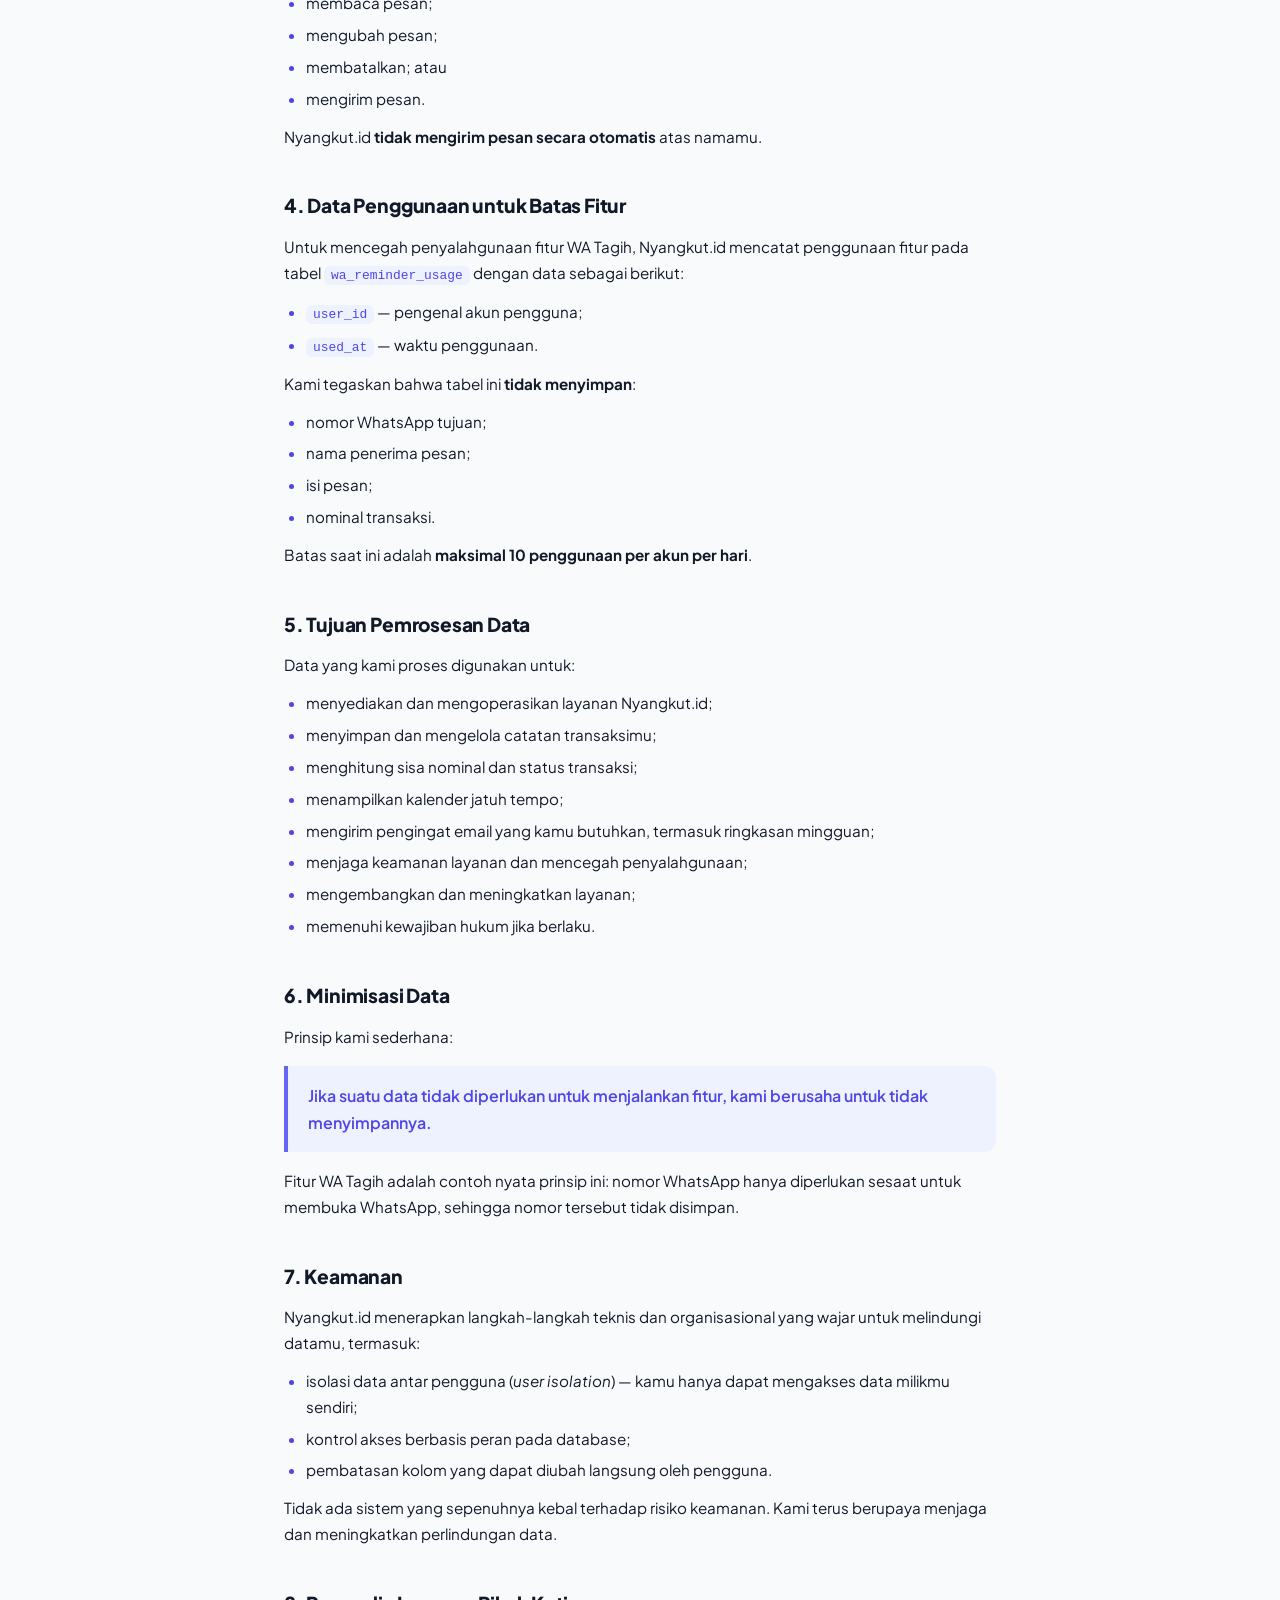
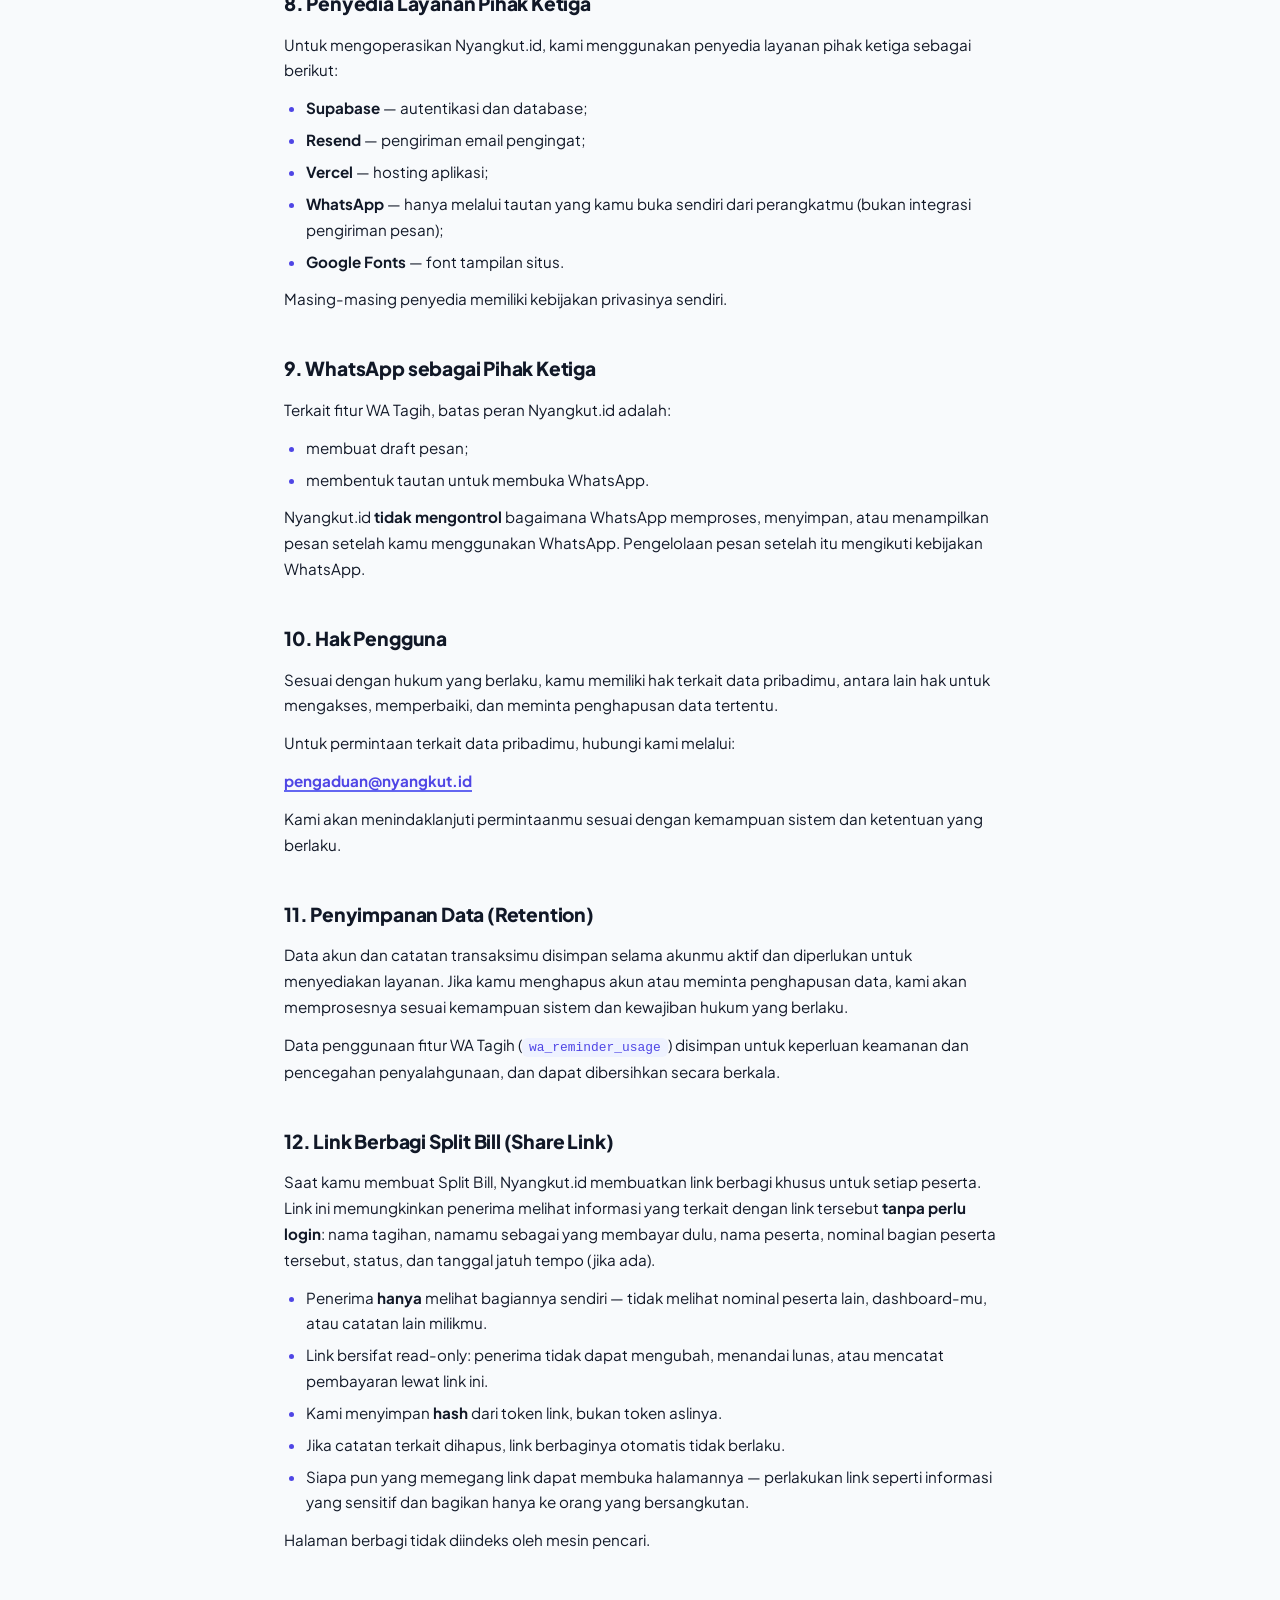
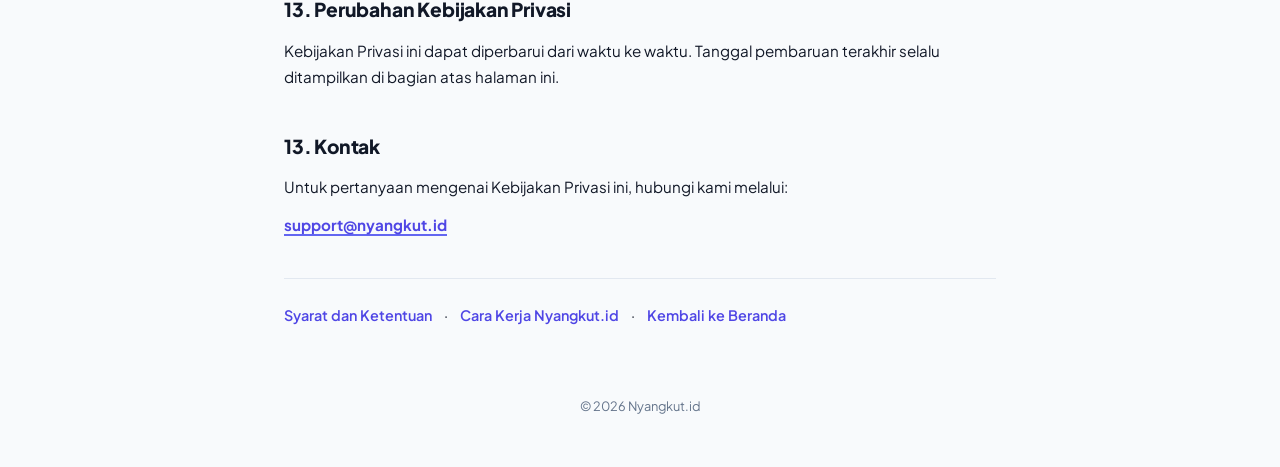
<file: kebijakan-privasi/index.html>
<!doctype html>
<html lang="id">
  <head>
    <meta charset="utf-8" />
    <meta name="color-scheme" content="light dark" />
    <script>
      /* Early theme init — prevents flash. Safe if JS fails. */
      (function(){try{var t=localStorage.getItem("nyangkut-theme");if(t!=="dark"&&t!=="light"){t=window.matchMedia("(prefers-color-scheme: dark)").matches?"dark":"light";}document.documentElement.setAttribute("data-theme",t);}catch(e){}})();
    </script>

    <meta name="viewport" content="width=device-width, initial-scale=1, viewport-fit=cover" />
    <meta name="theme-color" content="#6366F1" />
    <title>Kebijakan Privasi — Nyangkut.id</title>
    <link rel="icon" type="image/png" href="/assets/logo-mark.png?v=2" />
    <link rel="preconnect" href="https://fonts.googleapis.com" />
    <link rel="preconnect" href="https://fonts.gstatic.com" crossorigin />
    <link href="https://fonts.googleapis.com/css2?family=Plus+Jakarta+Sans:ital,wght@0,400;0,500;0,600;0,700;0,800;1,400&display=swap" rel="stylesheet" />
    <link rel="stylesheet" href="/legal/legal.css" />
      <script src="/assets/theme.js" defer></script>
</head>
  <body>
    <header class="legal-top">
      <a class="legal-brand" href="https://www.nyangkut.id/" aria-label="Nyangkut.id">
        <img class="logo-light" src="/assets/logo-nyangkut.png?v=3" alt="Nyangkut.id" /><img class="logo-dark" src="/assets/logo-nyangkut-dark.png?v=3" alt="" aria-hidden="true" />
      </a>
    </header>

    <main class="legal-main">
      <p class="legal-kicker">Dokumen Legal</p>
      <h1>Kebijakan Privasi Nyangkut.id</h1>
      <p class="legal-updated">Terakhir diperbarui: 5 Oktober 2026</p>

      <p class="legal-intro">
        Kebijakan Privasi ini menjelaskan data apa yang diproses oleh Nyangkut.id,
        untuk apa data tersebut digunakan, dan apa yang tidak kami lakukan terhadap
        datamu.
      </p>

      <section>
        <h2>1. Data yang Diproses</h2>

        <h3>Informasi akun</h3>
        <p>Untuk menyediakan layanan, Nyangkut.id memproses:</p>
        <ul>
          <li>nama yang kamu berikan;</li>
          <li>alamat email untuk autentikasi;</li>
          <li>informasi autentikasi yang diperlukan untuk menjaga keamanan sesi login.</li>
        </ul>

        <h3>Data transaksi</h3>
        <p>Data yang kamu catat melalui fitur Nyangkut.id, meliputi:</p>
        <ul>
          <li>nama pihak terkait transaksi;</li>
          <li>nominal transaksi;</li>
          <li>jumlah yang sudah dibayar;</li>
          <li>riwayat pembayaran;</li>
          <li>tanggal jatuh tempo (jika kamu mengisinya);</li>
          <li>catatan tambahan;</li>
          <li>arah transaksi (<em>receivable</em> / <em>payable</em>) dan status terkait.</li>
        </ul>
        <p>
          Kami hanya memproses data yang memang diperlukan oleh fitur yang kamu gunakan.
        </p>
      </section>

      <section>
        <h2>2. Fitur WA Tagih — Nomor WhatsApp</h2>
        <p>Ini penting dan kami menjelaskannya secara eksplisit:</p>
        <div class="legal-highlight">
          <p><strong>Nomor WhatsApp yang kamu masukkan pada fitur WA Tagih:</strong></p>
          <ul>
            <li><strong>tidak disimpan</strong> ke database Nyangkut.id;</li>
            <li><strong>tidak menjadi</strong> bagian dari data transaksi;</li>
            <li><strong>tidak dikirim</strong> ke sistem AI;</li>
            <li><strong>tidak digunakan</strong> untuk pemasaran;</li>
            <li><strong>tidak dijual</strong> atau dibagikan kepada pihak ketiga oleh Nyangkut.id;</li>
            <li><strong>tidak digunakan</strong> untuk pengiriman pesan otomatis.</li>
          </ul>
          <p>
            Nomor tersebut hanya digunakan <strong>di perangkatmu (client-side)</strong>
            untuk membentuk tautan yang membuka WhatsApp. Setelah tautan dibuat,
            nomor tidak disimpan di mana pun oleh Nyangkut.id.
          </p>
        </div>
      </section>

      <section>
        <h2>3. Isi Pesan WA Tagih</h2>
        <p>
          Draft pesan dibuat berdasarkan data transaksi yang sedang kamu buka, yang
          dapat mencakup nama pihak terkait, sisa nominal, dan tanggal jatuh tempo
          jika tersedia.
        </p>
        <p>Sebelum WhatsApp dibuka, kamu dapat melihat draft tersebut. Setelah WhatsApp terbuka, kamu dapat:</p>
        <ul>
          <li>membaca pesan;</li>
          <li>mengubah pesan;</li>
          <li>membatalkan; atau</li>
          <li>mengirim pesan.</li>
        </ul>
        <p>
          Nyangkut.id <strong>tidak mengirim pesan secara otomatis</strong> atas namamu.
        </p>
      </section>

      <section>
        <h2>4. Data Penggunaan untuk Batas Fitur</h2>
        <p>
          Untuk mencegah penyalahgunaan fitur WA Tagih, Nyangkut.id mencatat
          penggunaan fitur pada tabel <code>wa_reminder_usage</code> dengan data
          sebagai berikut:
        </p>
        <ul>
          <li><code>user_id</code> — pengenal akun pengguna;</li>
          <li><code>used_at</code> — waktu penggunaan.</li>
        </ul>
        <p>Kami tegaskan bahwa tabel ini <strong>tidak menyimpan</strong>:</p>
        <ul>
          <li>nomor WhatsApp tujuan;</li>
          <li>nama penerima pesan;</li>
          <li>isi pesan;</li>
          <li>nominal transaksi.</li>
        </ul>
        <p>
          Batas saat ini adalah <strong>maksimal 10 penggunaan per akun per hari</strong>.
        </p>
      </section>

      <section>
        <h2>5. Tujuan Pemrosesan Data</h2>
        <p>Data yang kami proses digunakan untuk:</p>
        <ul>
          <li>menyediakan dan mengoperasikan layanan Nyangkut.id;</li>
          <li>menyimpan dan mengelola catatan transaksimu;</li>
          <li>menghitung sisa nominal dan status transaksi;</li>
          <li>menampilkan kalender jatuh tempo;</li>
          <li>mengirim pengingat email yang kamu butuhkan, termasuk ringkasan mingguan;</li>
          <li>menjaga keamanan layanan dan mencegah penyalahgunaan;</li>
          <li>mengembangkan dan meningkatkan layanan;</li>
          <li>memenuhi kewajiban hukum jika berlaku.</li>
        </ul>
      </section>

      <section>
        <h2>6. Minimisasi Data</h2>
        <p>Prinsip kami sederhana:</p>
        <blockquote>
          Jika suatu data tidak diperlukan untuk menjalankan fitur, kami berusaha
          untuk tidak menyimpannya.
        </blockquote>
        <p>
          Fitur WA Tagih adalah contoh nyata prinsip ini: nomor WhatsApp hanya
          diperlukan sesaat untuk membuka WhatsApp, sehingga nomor tersebut tidak
          disimpan.
        </p>
      </section>

      <section>
        <h2>7. Keamanan</h2>
        <p>
          Nyangkut.id menerapkan langkah-langkah teknis dan organisasional yang wajar
          untuk melindungi datamu, termasuk:
        </p>
        <ul>
          <li>isolasi data antar pengguna (<em>user isolation</em>) — kamu hanya dapat mengakses data milikmu sendiri;</li>
          <li>kontrol akses berbasis peran pada database;</li>
          <li>pembatasan kolom yang dapat diubah langsung oleh pengguna.</li>
        </ul>
        <p>
          Tidak ada sistem yang sepenuhnya kebal terhadap risiko keamanan. Kami
          terus berupaya menjaga dan meningkatkan perlindungan data.
        </p>
      </section>

      <section>
        <h2>8. Penyedia Layanan Pihak Ketiga</h2>
        <p>
          Untuk mengoperasikan Nyangkut.id, kami menggunakan penyedia layanan
          pihak ketiga sebagai berikut:
        </p>
        <ul>
          <li><strong>Supabase</strong> — autentikasi dan database;</li>
          <li><strong>Resend</strong> — pengiriman email pengingat;</li>
          <li><strong>Vercel</strong> — hosting aplikasi;</li>
          <li><strong>WhatsApp</strong> — hanya melalui tautan yang kamu buka sendiri dari perangkatmu (bukan integrasi pengiriman pesan);</li>
          <li><strong>Google Fonts</strong> — font tampilan situs.</li>
        </ul>
        <p>
          Masing-masing penyedia memiliki kebijakan privasinya sendiri.
        </p>
      </section>

      <section>
        <h2>9. WhatsApp sebagai Pihak Ketiga</h2>
        <p>Terkait fitur WA Tagih, batas peran Nyangkut.id adalah:</p>
        <ul>
          <li>membuat draft pesan;</li>
          <li>membentuk tautan untuk membuka WhatsApp.</li>
        </ul>
        <p>
          Nyangkut.id <strong>tidak mengontrol</strong> bagaimana WhatsApp memproses,
          menyimpan, atau menampilkan pesan setelah kamu menggunakan WhatsApp.
          Pengelolaan pesan setelah itu mengikuti kebijakan WhatsApp.
        </p>
      </section>

      <section>
        <h2>10. Hak Pengguna</h2>
        <p>
          Sesuai dengan hukum yang berlaku, kamu memiliki hak terkait data pribadimu,
          antara lain hak untuk mengakses, memperbaiki, dan meminta penghapusan data
          tertentu.
        </p>
        <p>
          Untuk permintaan terkait data pribadimu, hubungi kami melalui:
        </p>
        <p class="legal-contact"><a href="mailto:pengaduan@nyangkut.id">pengaduan@nyangkut.id</a></p>
        <p>
          Kami akan menindaklanjuti permintaanmu sesuai dengan kemampuan sistem dan
          ketentuan yang berlaku.
        </p>
      </section>

      <section>
        <h2>11. Penyimpanan Data (Retention)</h2>
        <p>
          Data akun dan catatan transaksimu disimpan selama akunmu aktif dan
          diperlukan untuk menyediakan layanan. Jika kamu menghapus akun atau
          meminta penghapusan data, kami akan memprosesnya sesuai kemampuan sistem
          dan kewajiban hukum yang berlaku.
        </p>
        <p>
          Data penggunaan fitur WA Tagih (<code>wa_reminder_usage</code>) disimpan
          untuk keperluan keamanan dan pencegahan penyalahgunaan, dan dapat dibersihkan
          secara berkala.
        </p>
      </section>

      <section>
        <h2>12. Link Berbagi Split Bill (Share Link)</h2>
        <p>
          Saat kamu membuat Split Bill, Nyangkut.id membuatkan link berbagi
          khusus untuk setiap peserta. Link ini memungkinkan penerima melihat
          informasi yang terkait dengan link tersebut <strong>tanpa perlu login</strong>:
          nama tagihan, namamu sebagai yang membayar dulu, nama peserta, nominal
          bagian peserta tersebut, status, dan tanggal jatuh tempo (jika ada).
        </p>
        <ul>
          <li>Penerima <strong>hanya</strong> melihat bagiannya sendiri — tidak melihat nominal peserta lain, dashboard-mu, atau catatan lain milikmu.</li>
          <li>Link bersifat read-only: penerima tidak dapat mengubah, menandai lunas, atau mencatat pembayaran lewat link ini.</li>
          <li>Kami menyimpan <strong>hash</strong> dari token link, bukan token aslinya.</li>
          <li>Jika catatan terkait dihapus, link berbaginya otomatis tidak berlaku.</li>
          <li>Siapa pun yang memegang link dapat membuka halamannya — perlakukan link seperti informasi yang sensitif dan bagikan hanya ke orang yang bersangkutan.</li>
        </ul>
        <p>
          Halaman berbagi tidak diindeks oleh mesin pencari.
        </p>
      </section>

      <section>
        <h2>13. Perubahan Kebijakan Privasi</h2>
        <p>
          Kebijakan Privasi ini dapat diperbarui dari waktu ke waktu. Tanggal
          pembaruan terakhir selalu ditampilkan di bagian atas halaman ini.
        </p>
      </section>

      <section>
        <h2>13. Kontak</h2>
        <p>
          Untuk pertanyaan mengenai Kebijakan Privasi ini, hubungi kami melalui:
        </p>
        <p class="legal-contact"><a href="mailto:support@nyangkut.id">support@nyangkut.id</a></p>
      </section>

      <nav class="legal-nav" aria-label="Dokumen legal lainnya">
        <a href="/syarat-ketentuan/">Syarat dan Ketentuan</a>
        <span aria-hidden="true">·</span>
        <a href="/cara-kerja/">Cara Kerja Nyangkut.id</a>
        <span aria-hidden="true">·</span>
        <a href="https://www.nyangkut.id/">Kembali ke Beranda</a>
      </nav>
    </main>

    <footer class="legal-foot">
      <p>© 2026 Nyangkut.id</p>
    </footer>
  </body>
</html>
</file>
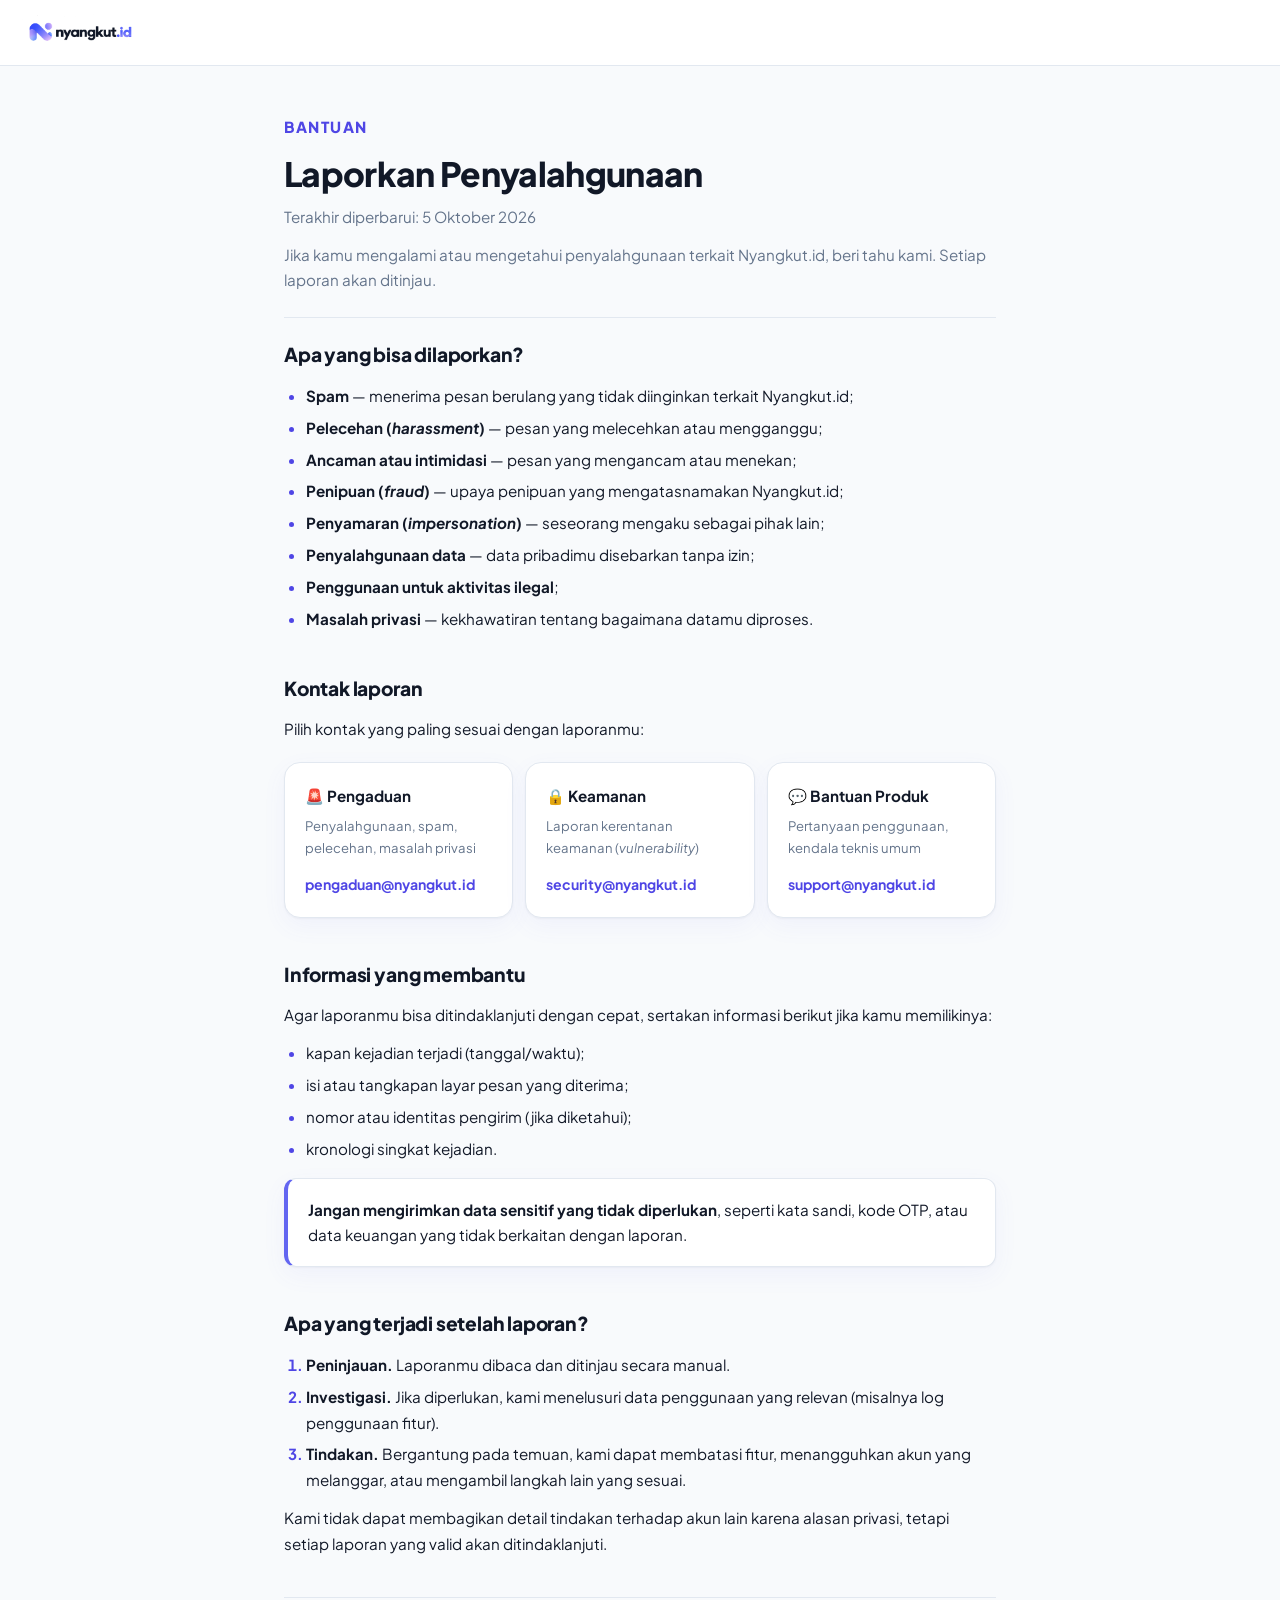
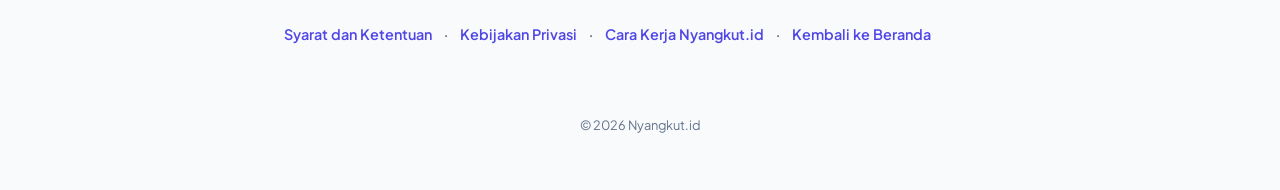
<file: pengaduan/index.html>
<!doctype html>
<html lang="id">
  <head>
    <meta charset="utf-8" />
    <meta name="color-scheme" content="light dark" />
    <script>
      /* Early theme init — prevents flash. Safe if JS fails. */
      (function(){try{var t=localStorage.getItem("nyangkut-theme");if(t!=="dark"&&t!=="light"){t=window.matchMedia("(prefers-color-scheme: dark)").matches?"dark":"light";}document.documentElement.setAttribute("data-theme",t);}catch(e){}})();
    </script>

    <meta name="viewport" content="width=device-width, initial-scale=1, viewport-fit=cover" />
    <meta name="theme-color" content="#6366F1" />
    <meta name="description" content="Laporkan penyalahgunaan, masalah privasi, atau masalah keamanan terkait Nyangkut.id." />
    <title>Laporkan Penyalahgunaan — Nyangkut.id</title>
    <link rel="icon" type="image/png" href="/assets/logo-mark.png?v=2" />
    <link rel="preconnect" href="https://fonts.googleapis.com" />
    <link rel="preconnect" href="https://fonts.gstatic.com" crossorigin />
    <link href="https://fonts.googleapis.com/css2?family=Plus+Jakarta+Sans:ital,wght@0,400;0,500;0,600;0,700;0,800;1,400&display=swap" rel="stylesheet" />
    <link rel="stylesheet" href="/legal/legal.css" />
      <script src="/assets/theme.js" defer></script>
</head>
  <body>
    <header class="legal-top">
      <a class="legal-brand" href="https://www.nyangkut.id/" aria-label="Nyangkut.id">
        <img class="logo-light" src="/assets/logo-nyangkut.png?v=3" alt="Nyangkut.id" /><img class="logo-dark" src="/assets/logo-nyangkut-dark.png?v=3" alt="" aria-hidden="true" />
      </a>
    </header>

    <main class="legal-main">
      <p class="legal-kicker">Bantuan</p>
      <h1>Laporkan Penyalahgunaan</h1>
      <p class="legal-updated">Terakhir diperbarui: 5 Oktober 2026</p>

      <p class="legal-intro">
        Jika kamu mengalami atau mengetahui penyalahgunaan terkait Nyangkut.id,
        beri tahu kami. Setiap laporan akan ditinjau.
      </p>

      <section>
        <h2>Apa yang bisa dilaporkan?</h2>
        <ul>
          <li><strong>Spam</strong> — menerima pesan berulang yang tidak diinginkan terkait Nyangkut.id;</li>
          <li><strong>Pelecehan (<em>harassment</em>)</strong> — pesan yang melecehkan atau mengganggu;</li>
          <li><strong>Ancaman atau intimidasi</strong> — pesan yang mengancam atau menekan;</li>
          <li><strong>Penipuan (<em>fraud</em>)</strong> — upaya penipuan yang mengatasnamakan Nyangkut.id;</li>
          <li><strong>Penyamaran (<em>impersonation</em>)</strong> — seseorang mengaku sebagai pihak lain;</li>
          <li><strong>Penyalahgunaan data</strong> — data pribadimu disebarkan tanpa izin;</li>
          <li><strong>Penggunaan untuk aktivitas ilegal</strong>;</li>
          <li><strong>Masalah privasi</strong> — kekhawatiran tentang bagaimana datamu diproses.</li>
        </ul>
      </section>

      <section>
        <h2>Kontak laporan</h2>
        <p>Pilih kontak yang paling sesuai dengan laporanmu:</p>
        <div class="contact-grid">
          <div class="contact-card">
            <h3>🚨 Pengaduan</h3>
            <p>Penyalahgunaan, spam, pelecehan, masalah privasi</p>
            <a href="mailto:pengaduan@nyangkut.id">pengaduan@nyangkut.id</a>
          </div>
          <div class="contact-card">
            <h3>🔒 Keamanan</h3>
            <p>Laporan kerentanan keamanan (<em>vulnerability</em>)</p>
            <a href="mailto:security@nyangkut.id">security@nyangkut.id</a>
          </div>
          <div class="contact-card">
            <h3>💬 Bantuan Produk</h3>
            <p>Pertanyaan penggunaan, kendala teknis umum</p>
            <a href="mailto:support@nyangkut.id">support@nyangkut.id</a>
          </div>
        </div>
      </section>

      <section>
        <h2>Informasi yang membantu</h2>
        <p>
          Agar laporanmu bisa ditindaklanjuti dengan cepat, sertakan informasi
          berikut jika kamu memilikinya:
        </p>
        <ul>
          <li>kapan kejadian terjadi (tanggal/waktu);</li>
          <li>isi atau tangkapan layar pesan yang diterima;</li>
          <li>nomor atau identitas pengirim (jika diketahui);</li>
          <li>kronologi singkat kejadian.</li>
        </ul>
        <div class="legal-highlight">
          <p>
            <strong>Jangan mengirimkan data sensitif yang tidak diperlukan</strong>,
            seperti kata sandi, kode OTP, atau data keuangan yang tidak berkaitan
            dengan laporan.
          </p>
        </div>
      </section>

      <section>
        <h2>Apa yang terjadi setelah laporan?</h2>
        <ol>
          <li><strong>Peninjauan.</strong> Laporanmu dibaca dan ditinjau secara manual.</li>
          <li><strong>Investigasi.</strong> Jika diperlukan, kami menelusuri data penggunaan yang relevan (misalnya log penggunaan fitur).</li>
          <li><strong>Tindakan.</strong> Bergantung pada temuan, kami dapat membatasi fitur, menangguhkan akun yang melanggar, atau mengambil langkah lain yang sesuai.</li>
        </ol>
        <p>
          Kami tidak dapat membagikan detail tindakan terhadap akun lain karena
          alasan privasi, tetapi setiap laporan yang valid akan ditindaklanjuti.
        </p>
      </section>

      <nav class="legal-nav" aria-label="Dokumen legal lainnya">
        <a href="/syarat-ketentuan/">Syarat dan Ketentuan</a>
        <span aria-hidden="true">·</span>
        <a href="/kebijakan-privasi/">Kebijakan Privasi</a>
        <span aria-hidden="true">·</span>
        <a href="/cara-kerja/">Cara Kerja Nyangkut.id</a>
        <span aria-hidden="true">·</span>
        <a href="https://www.nyangkut.id/">Kembali ke Beranda</a>
      </nav>
    </main>

    <footer class="legal-foot">
      <p>© 2026 Nyangkut.id</p>
    </footer>
  </body>
</html>
</file>
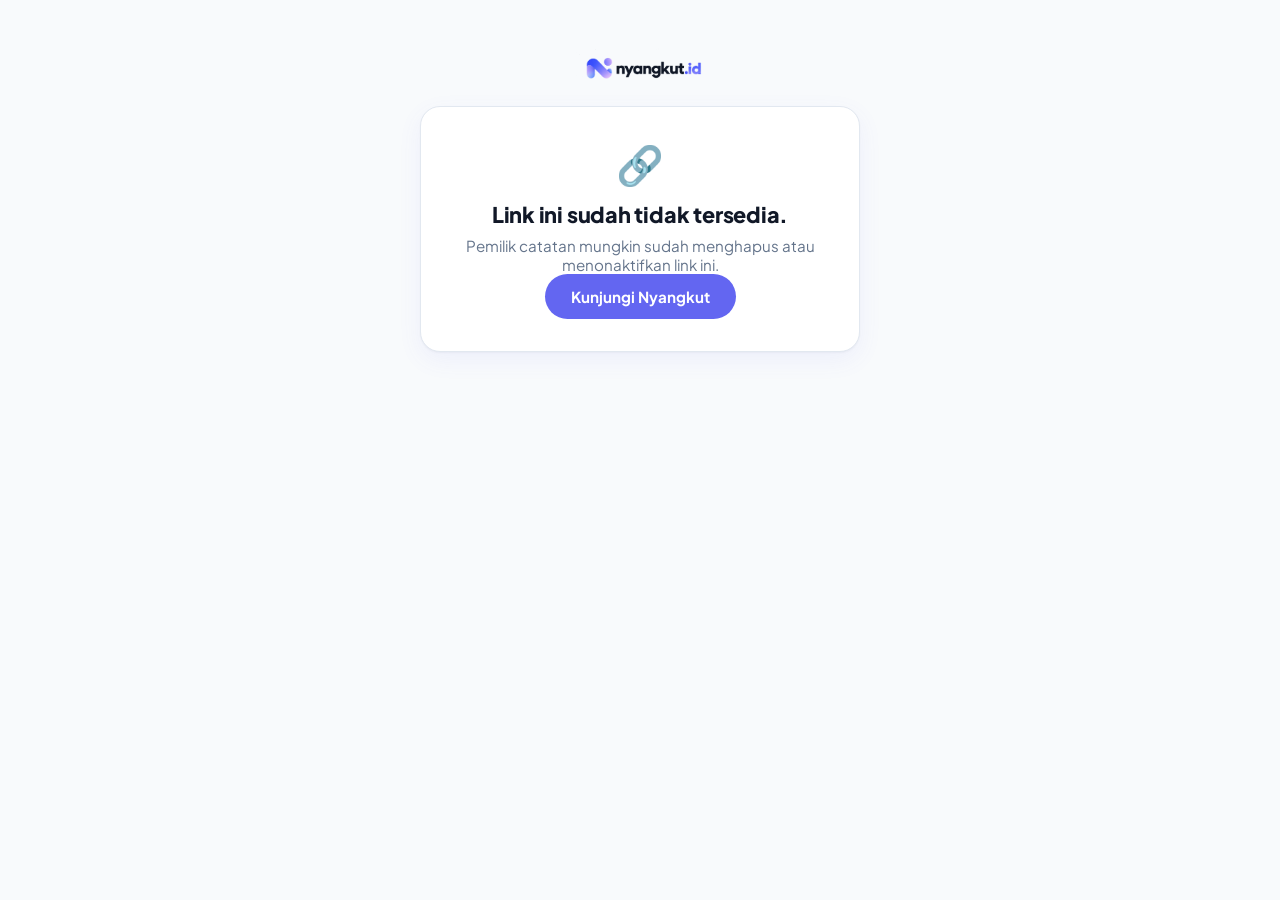
<file: s/index.html>
<!DOCTYPE html>
<html lang="id" data-theme="light">
<head>
  <meta charset="UTF-8" />
  <meta name="viewport" content="width=device-width, initial-scale=1.0, viewport-fit=cover" />
  <title>Bagian kamu — Nyangkut</title>
  <meta name="description" content="Lihat bagian kamu dari Split Bill yang dicatat dengan Nyangkut." />
  <!-- Share link adalah credential: jangan index, jangan follow, jangan kirim referrer. -->
  <meta name="robots" content="noindex, nofollow" />
  <meta name="referrer" content="no-referrer" />
  <meta name="color-scheme" content="light dark" />
  <script>
    // Early theme init (anti-flash). Mengikuti global theme Nyangkut.
    try {
      var t = localStorage.getItem("nyangkut-theme");
      if (t !== "light" && t !== "dark") {
        t = (window.matchMedia && window.matchMedia("(prefers-color-scheme: dark)").matches) ? "dark" : "light";
      }
      document.documentElement.setAttribute("data-theme", t);
    } catch (e) {
      document.documentElement.setAttribute("data-theme", "light");
    }
  </script>
  <link rel="icon" type="image/png" href="/assets/logo-mark.png?v=2" />
  <link rel="preconnect" href="https://fonts.googleapis.com" />
  <link rel="preconnect" href="https://fonts.gstatic.com" crossorigin />
  <link href="https://fonts.googleapis.com/css2?family=Plus+Jakarta+Sans:wght@400;600;700;800&display=swap" rel="stylesheet" />
  <link rel="stylesheet" href="/s/share.css" />
  <script src="/assets/theme.js" defer></script>
  <script src="/s/share.js" defer></script>
</head>
<body>
  <main class="share-wrap">
    <a class="share-brand" href="https://www.nyangkut.id/" aria-label="Nyangkut">
      <img class="logo-light" src="/assets/logo-nyangkut.png?v=3" alt="Nyangkut" />
      <img class="logo-dark" src="/assets/logo-nyangkut-dark.png?v=3" alt="" aria-hidden="true" />
    </a>

    <!-- Loading -->
    <div class="share-card" data-share-loading>
      <div class="share-skeleton" aria-hidden="true"></div>
      <p class="share-loading-text">Memuat bagian kamu…</p>
    </div>

    <!-- Valid share -->
    <div class="share-card" data-share-content hidden>
      <p class="share-bill-emoji" aria-hidden="true">🍜</p>
      <h1 class="share-bill" data-share-bill></h1>
      <p class="share-payer"><strong data-share-owner></strong> sudah membayar dulu.</p>

      <div class="share-amount-box">
        <p class="share-label">Bagian kamu</p>
        <p class="share-amount" data-share-amount></p>
        <p class="share-status" data-share-status></p>
        <p class="share-due" data-share-due hidden></p>
      </div>
    </div>

    <!-- Invalid / revoked / deleted -->
    <div class="share-card" data-share-invalid hidden>
      <p class="share-bill-emoji" aria-hidden="true">🔗</p>
      <h1 class="share-bill">Link ini sudah tidak tersedia.</h1>
      <p class="share-payer">Pemilik catatan mungkin sudah menghapus atau menonaktifkan link ini.</p>
      <a class="btn-primary" href="https://www.nyangkut.id/">Kunjungi Nyangkut</a>
    </div>

    <!-- Growth CTA: natural, tidak agresif -->
    <section class="share-cta" data-share-cta hidden>
      <p class="share-cta-title">Dicatat dengan Nyangkut</p>
      <p class="share-cta-sub">Semua uang yang masih nyangkut, di satu tempat.</p>
      <a class="btn-primary" href="/register/">Catat uangmu sendiri →</a>
      <p class="share-cta-note">Gratis. Tanpa perlu install aplikasi.</p>
    </section>
  </main>
</body>
</html>
</file>
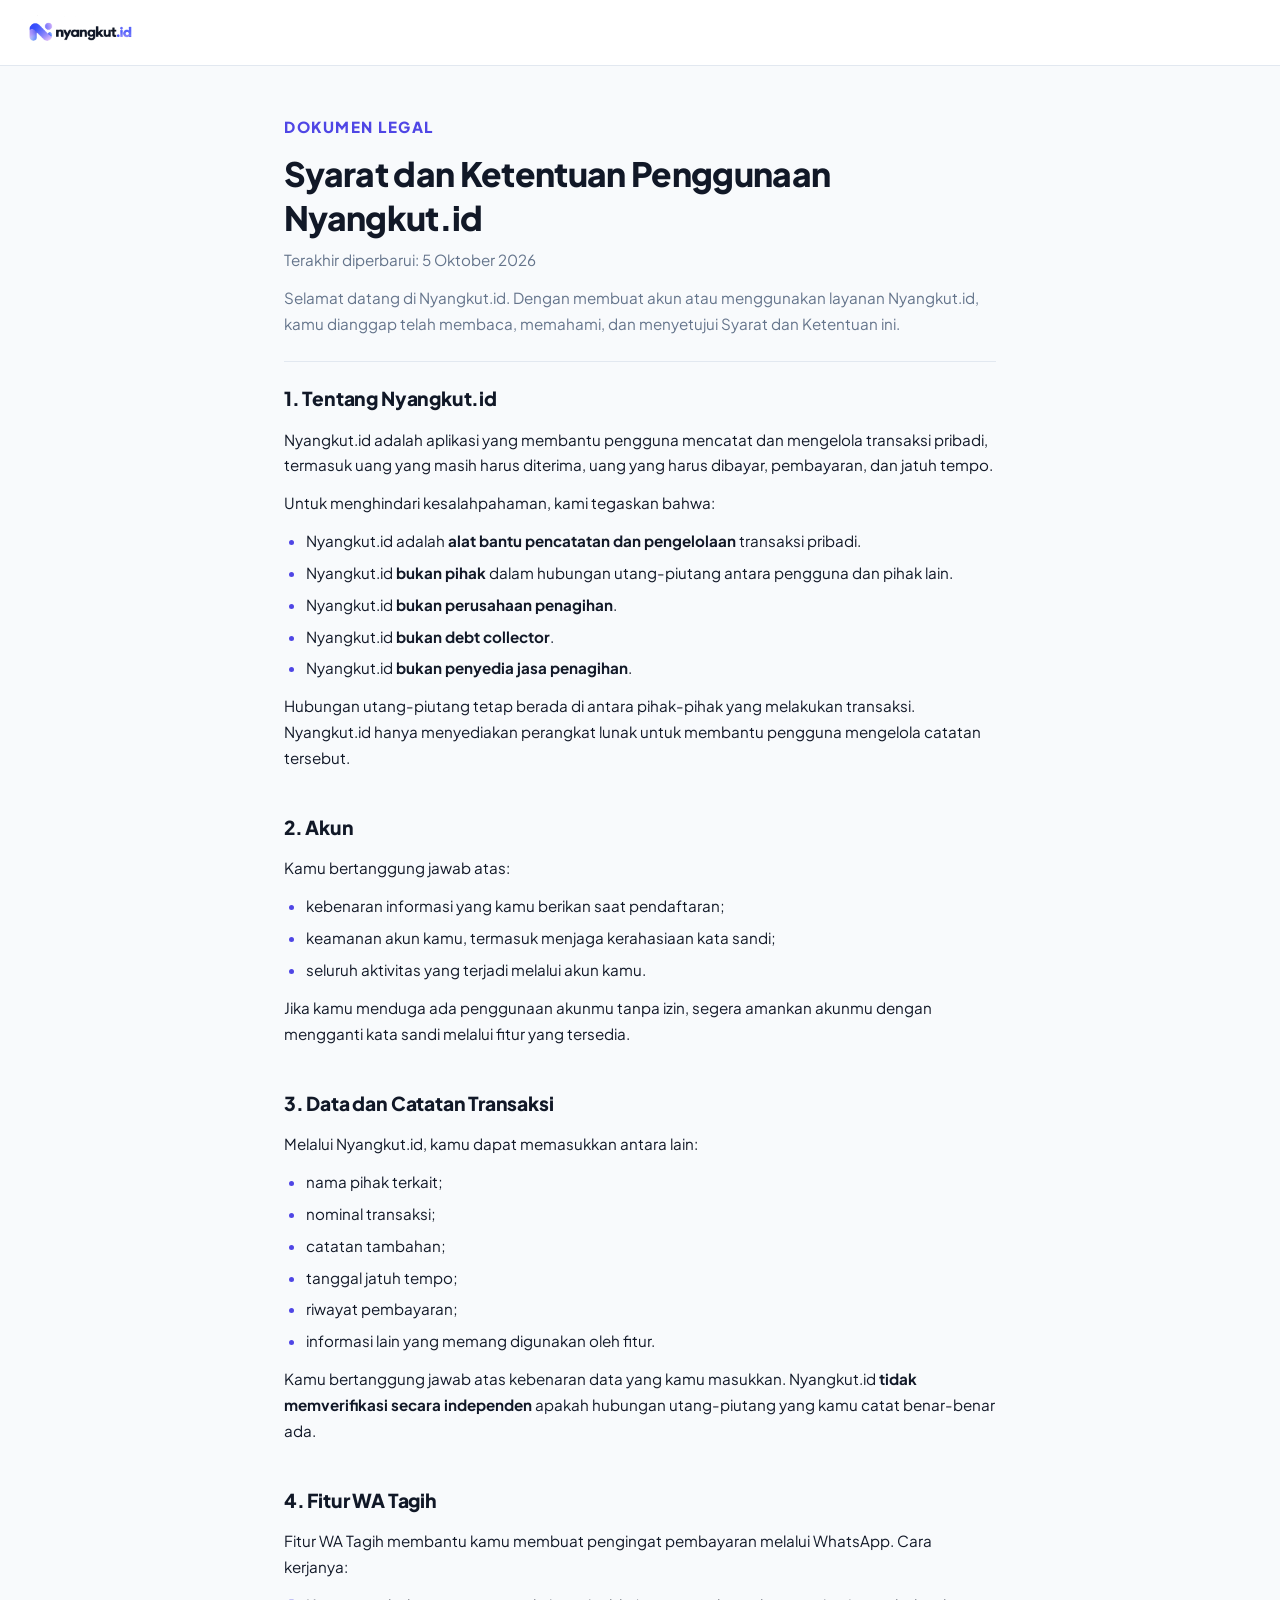
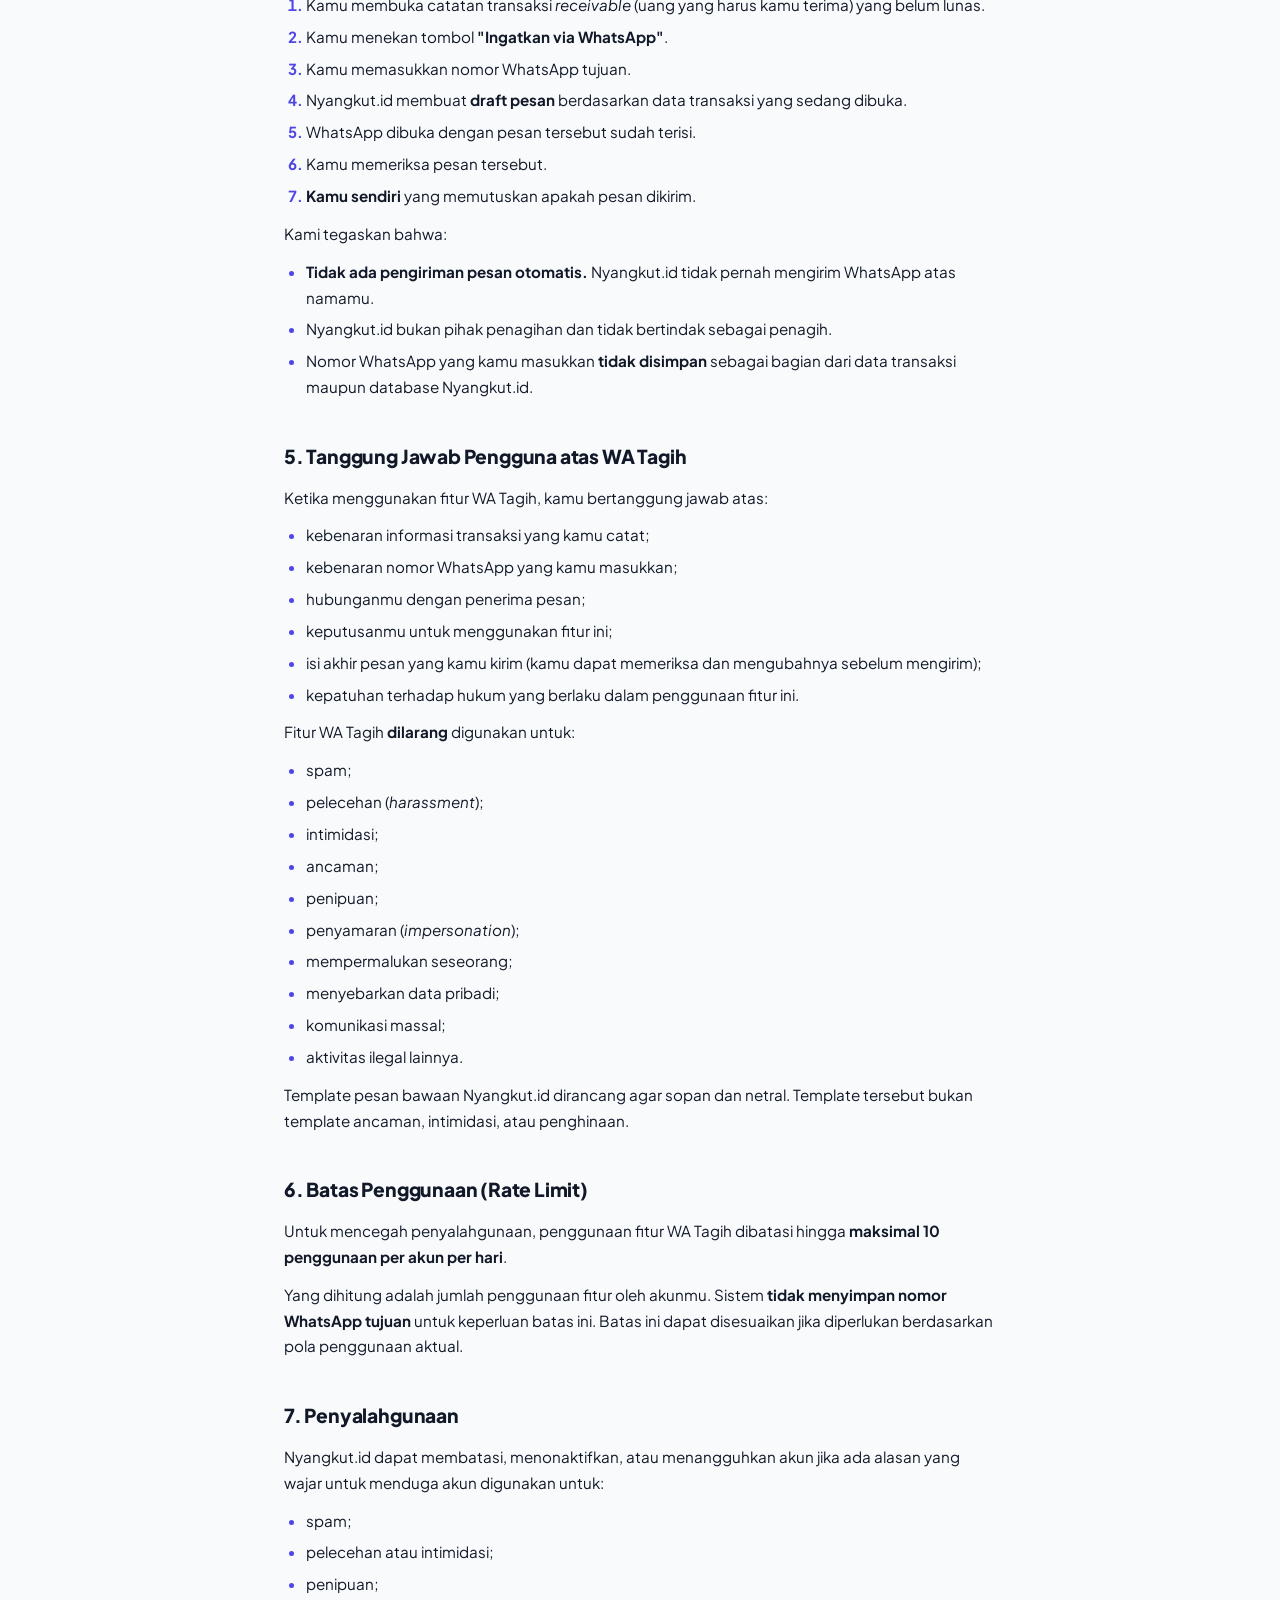
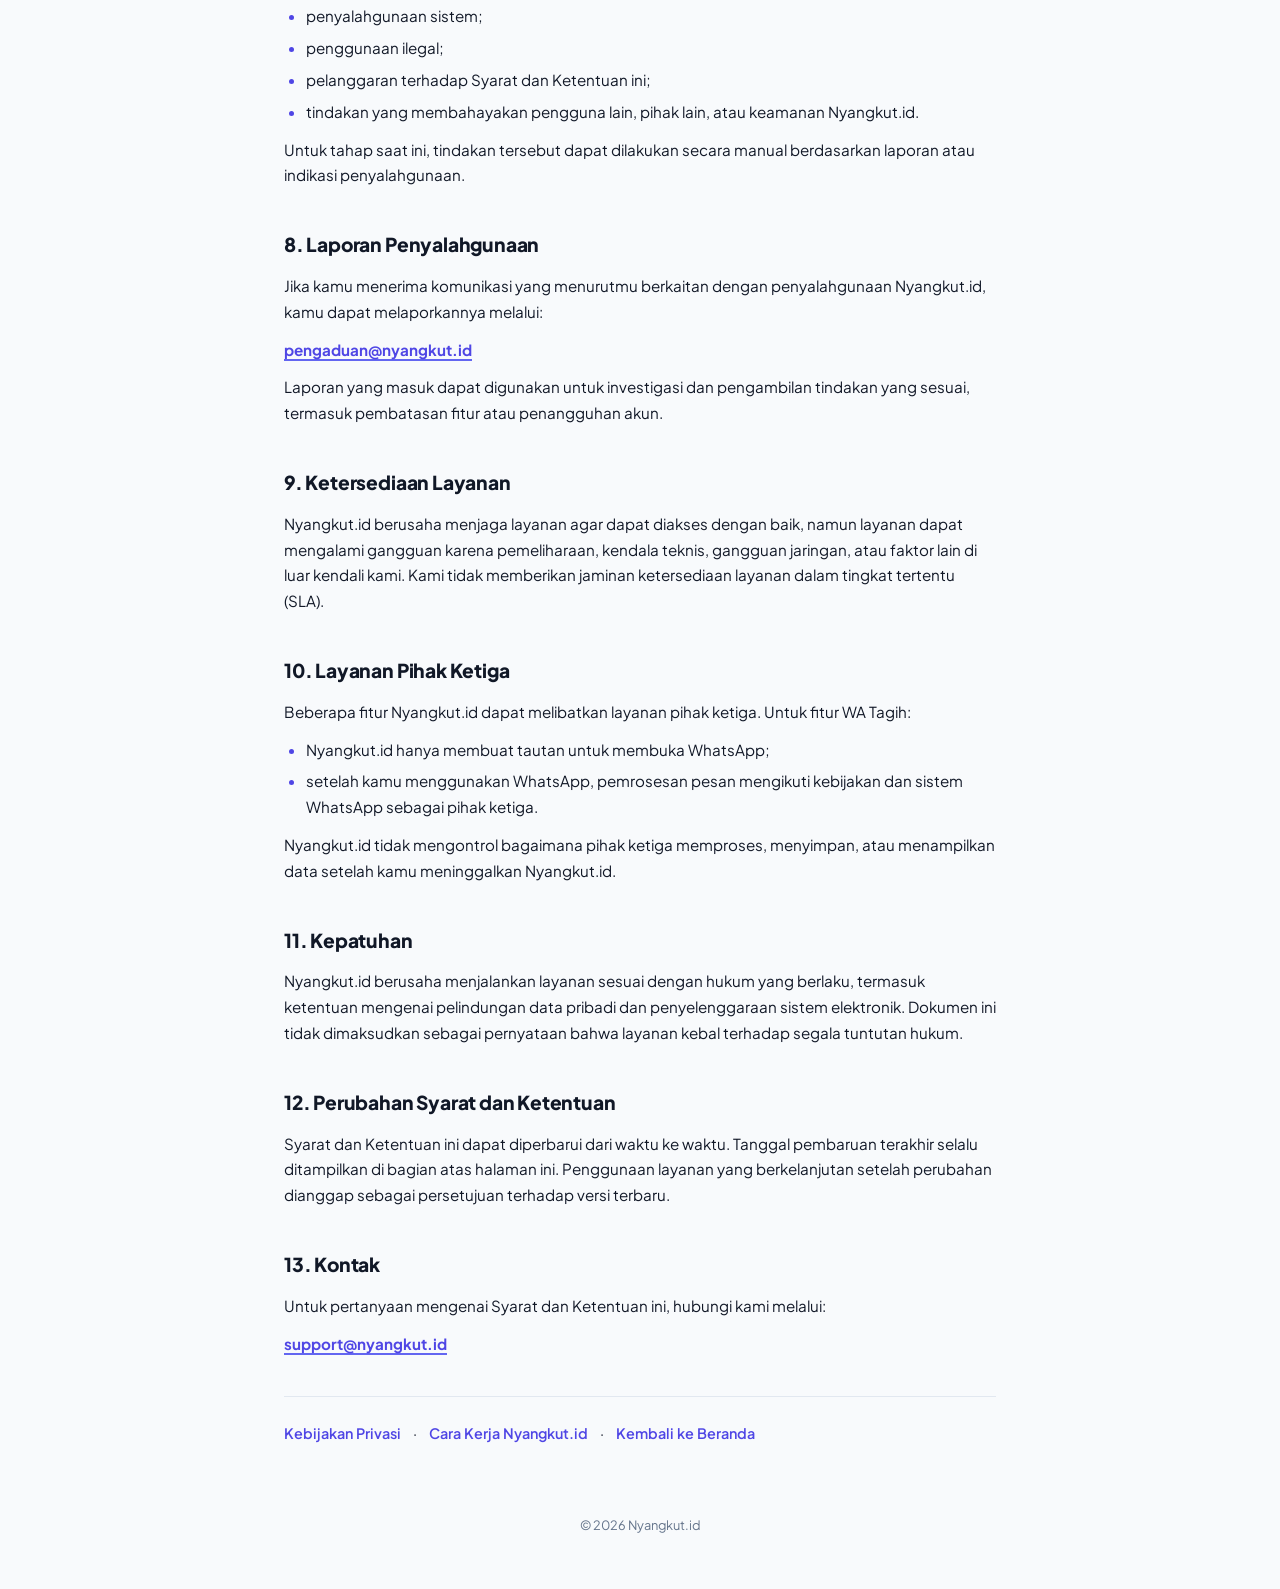
<file: syarat-ketentuan/index.html>
<!doctype html>
<html lang="id">
  <head>
    <meta charset="utf-8" />
    <meta name="color-scheme" content="light dark" />
    <script>
      /* Early theme init — prevents flash. Safe if JS fails. */
      (function(){try{var t=localStorage.getItem("nyangkut-theme");if(t!=="dark"&&t!=="light"){t=window.matchMedia("(prefers-color-scheme: dark)").matches?"dark":"light";}document.documentElement.setAttribute("data-theme",t);}catch(e){}})();
    </script>

    <meta name="viewport" content="width=device-width, initial-scale=1, viewport-fit=cover" />
    <meta name="theme-color" content="#6366F1" />
    <title>Syarat dan Ketentuan — Nyangkut.id</title>
    <link rel="icon" type="image/png" href="/assets/logo-mark.png?v=2" />
    <link rel="preconnect" href="https://fonts.googleapis.com" />
    <link rel="preconnect" href="https://fonts.gstatic.com" crossorigin />
    <link href="https://fonts.googleapis.com/css2?family=Plus+Jakarta+Sans:ital,wght@0,400;0,500;0,600;0,700;0,800;1,400&display=swap" rel="stylesheet" />
    <link rel="stylesheet" href="/legal/legal.css" />
      <script src="/assets/theme.js" defer></script>
</head>
  <body>
    <header class="legal-top">
      <a class="legal-brand" href="https://www.nyangkut.id/" aria-label="Nyangkut.id">
        <img class="logo-light" src="/assets/logo-nyangkut.png?v=3" alt="Nyangkut.id" /><img class="logo-dark" src="/assets/logo-nyangkut-dark.png?v=3" alt="" aria-hidden="true" />
      </a>
    </header>

    <main class="legal-main">
      <p class="legal-kicker">Dokumen Legal</p>
      <h1>Syarat dan Ketentuan Penggunaan Nyangkut.id</h1>
      <p class="legal-updated">Terakhir diperbarui: 5 Oktober 2026</p>

      <p class="legal-intro">
        Selamat datang di Nyangkut.id. Dengan membuat akun atau menggunakan layanan
        Nyangkut.id, kamu dianggap telah membaca, memahami, dan menyetujui Syarat dan
        Ketentuan ini.
      </p>

      <section>
        <h2>1. Tentang Nyangkut.id</h2>
        <p>
          Nyangkut.id adalah aplikasi yang membantu pengguna mencatat dan mengelola
          transaksi pribadi, termasuk uang yang masih harus diterima, uang yang harus
          dibayar, pembayaran, dan jatuh tempo.
        </p>
        <p>Untuk menghindari kesalahpahaman, kami tegaskan bahwa:</p>
        <ul>
          <li>Nyangkut.id adalah <strong>alat bantu pencatatan dan pengelolaan</strong> transaksi pribadi.</li>
          <li>Nyangkut.id <strong>bukan pihak</strong> dalam hubungan utang-piutang antara pengguna dan pihak lain.</li>
          <li>Nyangkut.id <strong>bukan perusahaan penagihan</strong>.</li>
          <li>Nyangkut.id <strong>bukan debt collector</strong>.</li>
          <li>Nyangkut.id <strong>bukan penyedia jasa penagihan</strong>.</li>
        </ul>
        <p>
          Hubungan utang-piutang tetap berada di antara pihak-pihak yang melakukan
          transaksi. Nyangkut.id hanya menyediakan perangkat lunak untuk membantu
          pengguna mengelola catatan tersebut.
        </p>
      </section>

      <section>
        <h2>2. Akun</h2>
        <p>Kamu bertanggung jawab atas:</p>
        <ul>
          <li>kebenaran informasi yang kamu berikan saat pendaftaran;</li>
          <li>keamanan akun kamu, termasuk menjaga kerahasiaan kata sandi;</li>
          <li>seluruh aktivitas yang terjadi melalui akun kamu.</li>
        </ul>
        <p>
          Jika kamu menduga ada penggunaan akunmu tanpa izin, segera amankan akunmu
          dengan mengganti kata sandi melalui fitur yang tersedia.
        </p>
      </section>

      <section>
        <h2>3. Data dan Catatan Transaksi</h2>
        <p>Melalui Nyangkut.id, kamu dapat memasukkan antara lain:</p>
        <ul>
          <li>nama pihak terkait;</li>
          <li>nominal transaksi;</li>
          <li>catatan tambahan;</li>
          <li>tanggal jatuh tempo;</li>
          <li>riwayat pembayaran;</li>
          <li>informasi lain yang memang digunakan oleh fitur.</li>
        </ul>
        <p>
          Kamu bertanggung jawab atas kebenaran data yang kamu masukkan.
          Nyangkut.id <strong>tidak memverifikasi secara independen</strong> apakah
          hubungan utang-piutang yang kamu catat benar-benar ada.
        </p>
      </section>

      <section>
        <h2>4. Fitur WA Tagih</h2>
        <p>
          Fitur WA Tagih membantu kamu membuat pengingat pembayaran melalui WhatsApp.
          Cara kerjanya:
        </p>
        <ol>
          <li>Kamu membuka catatan transaksi <em>receivable</em> (uang yang harus kamu terima) yang belum lunas.</li>
          <li>Kamu menekan tombol <strong>"Ingatkan via WhatsApp"</strong>.</li>
          <li>Kamu memasukkan nomor WhatsApp tujuan.</li>
          <li>Nyangkut.id membuat <strong>draft pesan</strong> berdasarkan data transaksi yang sedang dibuka.</li>
          <li>WhatsApp dibuka dengan pesan tersebut sudah terisi.</li>
          <li>Kamu memeriksa pesan tersebut.</li>
          <li><strong>Kamu sendiri</strong> yang memutuskan apakah pesan dikirim.</li>
        </ol>
        <p>Kami tegaskan bahwa:</p>
        <ul>
          <li><strong>Tidak ada pengiriman pesan otomatis.</strong> Nyangkut.id tidak pernah mengirim WhatsApp atas namamu.</li>
          <li>Nyangkut.id bukan pihak penagihan dan tidak bertindak sebagai penagih.</li>
          <li>Nomor WhatsApp yang kamu masukkan <strong>tidak disimpan</strong> sebagai bagian dari data transaksi maupun database Nyangkut.id.</li>
        </ul>
      </section>

      <section>
        <h2>5. Tanggung Jawab Pengguna atas WA Tagih</h2>
        <p>Ketika menggunakan fitur WA Tagih, kamu bertanggung jawab atas:</p>
        <ul>
          <li>kebenaran informasi transaksi yang kamu catat;</li>
          <li>kebenaran nomor WhatsApp yang kamu masukkan;</li>
          <li>hubunganmu dengan penerima pesan;</li>
          <li>keputusanmu untuk menggunakan fitur ini;</li>
          <li>isi akhir pesan yang kamu kirim (kamu dapat memeriksa dan mengubahnya sebelum mengirim);</li>
          <li>kepatuhan terhadap hukum yang berlaku dalam penggunaan fitur ini.</li>
        </ul>
        <p>Fitur WA Tagih <strong>dilarang</strong> digunakan untuk:</p>
        <ul>
          <li>spam;</li>
          <li>pelecehan (<em>harassment</em>);</li>
          <li>intimidasi;</li>
          <li>ancaman;</li>
          <li>penipuan;</li>
          <li>penyamaran (<em>impersonation</em>);</li>
          <li>mempermalukan seseorang;</li>
          <li>menyebarkan data pribadi;</li>
          <li>komunikasi massal;</li>
          <li>aktivitas ilegal lainnya.</li>
        </ul>
        <p>
          Template pesan bawaan Nyangkut.id dirancang agar sopan dan netral.
          Template tersebut bukan template ancaman, intimidasi, atau penghinaan.
        </p>
      </section>

      <section>
        <h2>6. Batas Penggunaan (Rate Limit)</h2>
        <p>
          Untuk mencegah penyalahgunaan, penggunaan fitur WA Tagih dibatasi hingga
          <strong>maksimal 10 penggunaan per akun per hari</strong>.
        </p>
        <p>
          Yang dihitung adalah jumlah penggunaan fitur oleh akunmu.
          Sistem <strong>tidak menyimpan nomor WhatsApp tujuan</strong> untuk keperluan
          batas ini. Batas ini dapat disesuaikan jika diperlukan berdasarkan pola
          penggunaan aktual.
        </p>
      </section>

      <section>
        <h2>7. Penyalahgunaan</h2>
        <p>
          Nyangkut.id dapat membatasi, menonaktifkan, atau menangguhkan akun jika ada
          alasan yang wajar untuk menduga akun digunakan untuk:
        </p>
        <ul>
          <li>spam;</li>
          <li>pelecehan atau intimidasi;</li>
          <li>penipuan;</li>
          <li>penyalahgunaan sistem;</li>
          <li>penggunaan ilegal;</li>
          <li>pelanggaran terhadap Syarat dan Ketentuan ini;</li>
          <li>tindakan yang membahayakan pengguna lain, pihak lain, atau keamanan Nyangkut.id.</li>
        </ul>
        <p>
          Untuk tahap saat ini, tindakan tersebut dapat dilakukan secara manual
          berdasarkan laporan atau indikasi penyalahgunaan.
        </p>
      </section>

      <section>
        <h2>8. Laporan Penyalahgunaan</h2>
        <p>
          Jika kamu menerima komunikasi yang menurutmu berkaitan dengan penyalahgunaan
          Nyangkut.id, kamu dapat melaporkannya melalui:
        </p>
        <p class="legal-contact"><a href="mailto:pengaduan@nyangkut.id">pengaduan@nyangkut.id</a></p>
        <p>
          Laporan yang masuk dapat digunakan untuk investigasi dan pengambilan tindakan
          yang sesuai, termasuk pembatasan fitur atau penangguhan akun.
        </p>
      </section>

      <section>
        <h2>9. Ketersediaan Layanan</h2>
        <p>
          Nyangkut.id berusaha menjaga layanan agar dapat diakses dengan baik, namun
          layanan dapat mengalami gangguan karena pemeliharaan, kendala teknis,
          gangguan jaringan, atau faktor lain di luar kendali kami. Kami tidak memberikan
          jaminan ketersediaan layanan dalam tingkat tertentu (SLA).
        </p>
      </section>

      <section>
        <h2>10. Layanan Pihak Ketiga</h2>
        <p>
          Beberapa fitur Nyangkut.id dapat melibatkan layanan pihak ketiga.
          Untuk fitur WA Tagih:
        </p>
        <ul>
          <li>Nyangkut.id hanya membuat tautan untuk membuka WhatsApp;</li>
          <li>setelah kamu menggunakan WhatsApp, pemrosesan pesan mengikuti kebijakan dan sistem WhatsApp sebagai pihak ketiga.</li>
        </ul>
        <p>
          Nyangkut.id tidak mengontrol bagaimana pihak ketiga memproses, menyimpan,
          atau menampilkan data setelah kamu meninggalkan Nyangkut.id.
        </p>
      </section>

      <section>
        <h2>11. Kepatuhan</h2>
        <p>
          Nyangkut.id berusaha menjalankan layanan sesuai dengan hukum yang berlaku,
          termasuk ketentuan mengenai pelindungan data pribadi dan penyelenggaraan
          sistem elektronik. Dokumen ini tidak dimaksudkan sebagai pernyataan bahwa
          layanan kebal terhadap segala tuntutan hukum.
        </p>
      </section>

      <section>
        <h2>12. Perubahan Syarat dan Ketentuan</h2>
        <p>
          Syarat dan Ketentuan ini dapat diperbarui dari waktu ke waktu. Tanggal
          pembaruan terakhir selalu ditampilkan di bagian atas halaman ini. Penggunaan
          layanan yang berkelanjutan setelah perubahan dianggap sebagai persetujuan
          terhadap versi terbaru.
        </p>
      </section>

      <section>
        <h2>13. Kontak</h2>
        <p>
          Untuk pertanyaan mengenai Syarat dan Ketentuan ini, hubungi kami melalui:
        </p>
        <p class="legal-contact"><a href="mailto:support@nyangkut.id">support@nyangkut.id</a></p>
      </section>

      <nav class="legal-nav" aria-label="Dokumen legal lainnya">
        <a href="/kebijakan-privasi/">Kebijakan Privasi</a>
        <span aria-hidden="true">·</span>
        <a href="/cara-kerja/">Cara Kerja Nyangkut.id</a>
        <span aria-hidden="true">·</span>
        <a href="https://www.nyangkut.id/">Kembali ke Beranda</a>
      </nav>
    </main>

    <footer class="legal-foot">
      <p>© 2026 Nyangkut.id</p>
    </footer>
  </body>
</html>
</file>
<file: styles.css>
/* ============================================================
   Nyangkut — landing page
   Mobile-first, clean, friendly. Palette diambil dari mockup produk.
   ============================================================ */

:root {
  --primary: #6366F1;
  --primary-dark: #4F46E5;
  --lavender: #A5B4FC;
  --lavender-soft: #EEF2FF;
  --ink: #111827;
  --muted: #64748B;
  --bg: #F8FAFC;
  --card: #FFFFFF;
  --line: #E2E8F0;
  --success: #16A34A;
  --success-soft: #DCFCE7;
  --warning: #F59E0B;
  --warning-soft: #FEF3C7;
  --danger: #EF4444;
  --danger-soft: #FEE2E2;
  --info: #3B82F6;
  --radius: 18px;
  --radius-sm: 12px;
  --shadow: 0 12px 40px rgba(99, 102, 241, 0.10);
  --shadow-sm: 0 4px 16px rgba(99, 102, 241, 0.07);
  --font: "Plus Jakarta Sans", system-ui, -apple-system, "Segoe UI", sans-serif;
  color-scheme: light dark;
}

/* ============ DARK THEME ============ */
[data-theme="dark"] {
  color-scheme: dark;
  --primary: #818CF8;
  --primary-dark: #6366F1;
  --lavender: #818CF8;
  --lavender-soft: #232842;
  --ink: #F8FAFC;
  --muted: #A1A1AA;
  --bg: #0F1117;
  --card: #171A23;
  --line: #2A2F3D;
  --success: #4ADE80;
  --success-soft: #12291A;
  --warning: #FBBF24;
  --warning-soft: #2A2113;
  --danger: #F87171;
  --danger-soft: #2A1518;
  --shadow: 0 12px 40px rgba(0, 0, 0, 0.4);
  --shadow-sm: 0 4px 16px rgba(0, 0, 0, 0.3);
}

body {
  transition: background-color 0.18s ease, color 0.18s ease;
}

[data-theme="dark"] input,
[data-theme="dark"] select,
[data-theme="dark"] textarea {
  color-scheme: dark;
}

* { box-sizing: border-box; margin: 0; padding: 0; }

html { scroll-behavior: smooth; }

body {
  font-family: var(--font);
  background: var(--bg);
  color: var(--ink);
  line-height: 1.6;
  -webkit-font-smoothing: antialiased;
  overflow-x: hidden;
}

img { max-width: 100%; display: block; }

.container {
  width: 100%;
  max-width: 1120px;
  margin: 0 auto;
  padding: 0 20px;
}

/* ---------- Buttons ---------- */
.btn {
  display: inline-flex;
  align-items: center;
  justify-content: center;
  gap: 8px;
  font-family: var(--font);
  font-weight: 700;
  text-decoration: none;
  border: none;
  cursor: pointer;
  border-radius: 999px;
  transition: transform 0.15s ease, box-shadow 0.15s ease, background 0.15s ease;
  white-space: nowrap;
}
.btn:active { transform: scale(0.97); }

.btn-primary {
  background: var(--primary);
  color: #fff;
  box-shadow: 0 8px 20px rgba(99, 102, 241, 0.28);
}
.btn-primary:hover { background: var(--primary-dark); }

.btn-ghost {
  background: var(--card);
  color: var(--primary-dark);
  border: 1.5px solid var(--line);
}
.btn-ghost:hover { border-color: var(--primary); }

.btn-light {
  background: #fff;
  color: var(--primary-dark);
  box-shadow: 0 8px 24px rgba(0, 0, 0, 0.18);
}
.btn-light:hover { transform: translateY(-2px); }

.btn-sm { padding: 10px 22px; font-size: 14px; }
.btn-lg { padding: 15px 32px; font-size: 16px; }

/* ---------- Navbar ---------- */
.nav {
  position: sticky;
  top: 0;
  z-index: 50;
  background: rgba(248, 250, 248, 0.85);
  backdrop-filter: blur(12px);
  -webkit-backdrop-filter: blur(12px);
  border-bottom: 1px solid var(--line);
}
.nav-inner {
  display: flex;
  align-items: center;
  justify-content: space-between;
  height: 64px;
}
.brand {
  display: inline-flex;
  align-items: center;
  gap: 10px;
  text-decoration: none;
  color: var(--ink);
}
.brand-logo { height: 38px; width: auto; display: block; }

/* Adaptive logo: light variant default, dark variant in dark mode. */
img.logo-dark { display: none; }
[data-theme="dark"] img.logo-light { display: none; }
[data-theme="dark"] img.logo-dark { display: block; }

.nav-links { display: none; gap: 28px; }
.nav-links a {
  text-decoration: none;
  color: var(--muted);
  font-weight: 600;
  font-size: 15px;
}
.nav-links a:hover { color: var(--primary-dark); }

.nav-cta { display: flex; align-items: center; gap: 12px; }

.nav-toggle {
  display: inline-flex;
  flex-direction: column;
  gap: 5px;
  background: none;
  border: none;
  cursor: pointer;
  padding: 8px;
}
.nav-toggle span {
  width: 22px;
  height: 2.5px;
  border-radius: 2px;
  background: var(--ink);
  transition: transform 0.2s ease, opacity 0.2s ease;
}
.nav-toggle[aria-expanded="true"] span:nth-child(1) { transform: translateY(7.5px) rotate(45deg); }
.nav-toggle[aria-expanded="true"] span:nth-child(2) { opacity: 0; }
.nav-toggle[aria-expanded="true"] span:nth-child(3) { transform: translateY(-7.5px) rotate(-45deg); }

.mobile-menu {
  display: flex;
  flex-direction: column;
  gap: 4px;
  padding: 8px 20px 14px;
  border-top: 1px solid var(--line);
  background: var(--bg);
}
.mobile-menu[hidden] { display: none; }
.mobile-menu a:not(.btn) {
  text-decoration: none;
  color: var(--ink);
  font-weight: 600;
  padding: 12px 4px;
  border-bottom: 1px solid var(--line);
}
.mobile-menu .btn { margin-top: 8px; padding: 12px 24px; font-size: 15px; }

/* ---------- Hero ---------- */
.hero {
  padding: 56px 0 64px;
  position: relative;
  overflow: hidden;
}
.hero::before {
  content: "";
  position: absolute;
  top: -180px;
  right: -180px;
  width: 480px;
  height: 480px;
  border-radius: 50%;
  background: radial-gradient(circle, rgba(99, 102, 241, 0.12) 0%, rgba(14, 92, 63, 0) 70%);
  pointer-events: none;
}
.hero-grid {
  display: grid;
  gap: 44px;
  align-items: center;
}
.eyebrow {
  display: inline-block;
  background: var(--lavender-soft);
  color: var(--primary-dark);
  font-weight: 700;
  font-size: 13px;
  padding: 7px 16px;
  border-radius: 999px;
  margin-bottom: 18px;
  letter-spacing: 0.02em;
}
.hero h1 {
  font-size: clamp(34px, 6vw, 54px);
  line-height: 1.12;
  letter-spacing: -0.03em;
  font-weight: 800;
  margin-bottom: 18px;
}
.hl {
  color: var(--primary);
  position: relative;
  white-space: nowrap;
}
.lede {
  font-size: 17px;
  color: var(--muted);
  max-width: 46ch;
  margin-bottom: 28px;
}
.hero-actions {
  display: flex;
  flex-wrap: wrap;
  gap: 12px;
  margin-bottom: 16px;
}
.hero-note {
  font-size: 13.5px;
  color: var(--muted);
}

/* Hero visual — mini dashboard ala mockup */
.hero-visual { position: relative; padding: 26px 14px; }
.dash-card {
  background: var(--card);
  border: 1px solid var(--line);
  border-radius: 22px;
  padding: 24px 20px;
  box-shadow: var(--shadow);
  max-width: 420px;
  margin: 0 auto;
}
.dash-label { font-weight: 800; font-size: 19px; letter-spacing: -0.01em; }
.dash-sub { font-size: 13px; color: var(--muted); margin-bottom: 16px; }
.dash-total {
  background: var(--lavender-soft);
  border-radius: var(--radius-sm);
  padding: 16px;
  margin-bottom: 14px;
}
.dash-total-label { font-size: 12.5px; color: var(--muted); }
.dash-total-value {
  font-size: 34px;
  font-weight: 800;
  letter-spacing: -0.02em;
  color: var(--ink);
  margin: 2px 0;
}
.dash-total-meta { font-size: 12.5px; color: var(--muted); }
.dash-list { list-style: none; display: flex; flex-direction: column; }
.dash-list li {
  display: flex;
  align-items: center;
  gap: 10px;
  padding: 12px 4px;
  border-top: 1px solid var(--line);
  font-size: 13px;
}
.avatar {
  width: 36px;
  height: 36px;
  border-radius: 50%;
  background: var(--lavender-soft);
  border: 1px solid var(--line);
  color: var(--muted);
  font-weight: 700;
  font-size: 12px;
  display: inline-flex;
  align-items: center;
  justify-content: center;
  flex-shrink: 0;
}
.dash-item-text { flex: 1; min-width: 0; display: flex; flex-direction: column; justify-content: center; }
.dash-item-text strong { font-size: 13.5px; }
.hero-visual .dash-item-text small { display: none; }
.dash-amount { font-weight: 700; font-size: 13px; white-space: nowrap; }

.badge {
  font-size: 11px;
  font-weight: 700;
  padding: 4px 10px;
  border-radius: 999px;
  white-space: nowrap;
}
.badge-red { background: var(--danger-soft); color: var(--danger); }
.badge-amber { background: var(--warning-soft); color: var(--warning); }
.badge-soft { background: var(--lavender-soft); color: var(--primary-dark); }

.float-chip {
  position: absolute;
  background: var(--card);
  border: 1px solid var(--line);
  box-shadow: var(--shadow-sm);
  border-radius: 999px;
  padding: 9px 16px;
  font-size: 12.5px;
  font-weight: 700;
  color: var(--primary-dark);
  display: flex;
  align-items: center;
  gap: 8px;
  animation: float 4s ease-in-out infinite;
}
.float-chip .dot {
  width: 8px; height: 8px; border-radius: 50%;
  background: var(--warning);
  flex-shrink: 0;
}
.chip-1 { top: 4px; left: 0; }
.chip-2 { bottom: 4px; right: 0; animation-delay: 2s; color: var(--primary); }
@keyframes float {
  0%, 100% { transform: translateY(0); }
  50% { transform: translateY(-8px); }
}

/* ---------- Sections ---------- */
.section { padding: 64px 0; }
.section-title {
  font-size: clamp(26px, 4vw, 36px);
  font-weight: 800;
  letter-spacing: -0.025em;
  text-align: center;
  margin-bottom: 12px;
  line-height: 1.2;
}
.section-sub {
  text-align: center;
  color: var(--muted);
  font-size: 16.5px;
  max-width: 56ch;
  margin: 0 auto 40px;
}

/* ---------- Problem ---------- */
.problem { background: var(--card); border-top: 1px solid var(--line); border-bottom: 1px solid var(--line); }
.chat-grid {
  display: grid;
  gap: 14px;
  max-width: 720px;
  margin: 0 auto 28px;
}
.chat-bubble {
  background: var(--lavender-soft);
  border: 1px solid var(--line);
  border-radius: 20px;
  padding: 18px 22px;
  font-size: 17px;
  font-weight: 600;
  color: var(--primary-dark);
}
.chat-bubble:nth-child(even) {
  background: var(--card);
  justify-self: end;
  border-bottom-right-radius: 6px;
  text-align: right;
}
.chat-bubble:nth-child(odd) { border-bottom-left-radius: 6px; }
.problem-close {
  text-align: center;
  color: var(--muted);
  max-width: 60ch;
  margin: 0 auto;
  font-size: 16px;
}
.problem-answer {
  text-align: center;
  font-size: clamp(20px, 3.4vw, 26px);
  font-weight: 800;
  letter-spacing: -0.02em;
  color: var(--primary-dark);
  margin-top: 14px;
}

/* ---------- Features ---------- */
.feature-grid {
  display: grid;
  gap: 16px;
}
.feature-card {
  background: var(--card);
  border: 1px solid var(--line);
  border-radius: var(--radius);
  padding: 26px 24px;
  transition: transform 0.2s ease, box-shadow 0.2s ease;
}
.feature-card:hover { transform: translateY(-4px); box-shadow: var(--shadow-sm); }
.feature-icon {
  width: 46px;
  height: 46px;
  border-radius: 14px;
  background: var(--lavender-soft);
  color: var(--primary);
  display: inline-flex;
  align-items: center;
  justify-content: center;
  margin-bottom: 16px;
}
.feature-icon svg { width: 24px; height: 24px; }
.feature-card h3 { font-size: 17.5px; font-weight: 700; margin-bottom: 8px; letter-spacing: -0.01em; }
.feature-card p { font-size: 14.5px; color: var(--muted); }
.feature-wide { background: var(--lavender-soft); border-color: #C7D2FE; }
.feature-wide .feature-icon { background: var(--card); }

/* ---------- Showcase ---------- */
.showcase { background: var(--lavender-soft); border-top: 1px solid var(--line); border-bottom: 1px solid var(--line); }
.stat-grid {
  display: grid;
  grid-template-columns: repeat(2, 1fr);
  gap: 14px;
  margin-bottom: 48px;
}
.stat-card {
  background: var(--card);
  border: 1px solid var(--line);
  border-radius: var(--radius);
  padding: 22px 20px;
}
.stat-main { background: var(--lavender-soft); border-color: #C7D2FE; grid-column: 1 / -1; }
.stat-label { font-size: 13px; color: var(--muted); font-weight: 600; margin-bottom: 4px; }
.stat-value { font-size: clamp(22px, 4vw, 30px); font-weight: 800; letter-spacing: -0.02em; }
.stat-alert { color: var(--danger); }
.stat-meta { font-size: 12.5px; color: var(--muted); margin-top: 2px; }

.phone-row {
  display: grid;
  gap: 44px;
  justify-items: center;
  position: relative;
}
.phone-row::before {
  content: "";
  position: absolute;
  top: 8%;
  left: 50%;
  transform: translateX(-50%);
  width: min(720px, 90%);
  height: 320px;
  background: radial-gradient(ellipse at center, rgba(165, 180, 252, 0.35), transparent 70%);
  pointer-events: none;
  z-index: 0;
}
.phone-wrap { text-align: center; max-width: 320px; position: relative; z-index: 1; }
.shot {
  border-radius: var(--radius);
  border: 1px solid var(--line);
  overflow: hidden;
  box-shadow: var(--shadow);
  background: var(--card);
  aspect-ratio: 933 / 1175;
  transition: transform 0.25s ease, box-shadow 0.25s ease;
}
.shot img { width: 100%; height: 100%; object-fit: cover; object-position: top; }
.phone-wrap figcaption { margin-top: 20px; display: flex; flex-direction: column; gap: 6px; align-items: center; }
.shot-num {
  font-size: 12px;
  font-weight: 800;
  letter-spacing: 0.14em;
  color: var(--primary-dark);
  background: var(--card);
  border: 1px solid var(--line);
  padding: 4px 14px;
  border-radius: 999px;
  box-shadow: var(--shadow-sm);
}
.phone-wrap figcaption strong { font-size: 18px; font-weight: 800; letter-spacing: -0.01em; }
.phone-wrap figcaption span:last-child { font-size: 14px; color: var(--muted); line-height: 1.5; }

/* ---------- Use cases ---------- */
.usecase-grid { display: grid; gap: 16px; }
.usecase-card {
  background: var(--card);
  border: 1px solid var(--line);
  border-radius: var(--radius);
  padding: 24px 22px;
  transition: transform 0.2s ease, box-shadow 0.2s ease;
}
.usecase-card:hover { transform: translateY(-4px); box-shadow: var(--shadow-sm); }
.usecase-emoji { font-size: 30px; display: block; margin-bottom: 12px; }
.usecase-card h3 { font-size: 16.5px; font-weight: 700; margin-bottom: 6px; }
.usecase-card p { font-size: 14px; color: var(--muted); }
.usecase-support {
  text-align: center;
  color: var(--muted);
  font-size: 14px;
  margin-top: 22px;
}

/* ---------- How it works ---------- */
.how { background: var(--card); border-top: 1px solid var(--line); border-bottom: 1px solid var(--line); }
.steps {
  list-style: none;
  display: grid;
  gap: 16px;
  counter-reset: step;
  max-width: 880px;
  margin: 0 auto;
}
.step {
  background: var(--bg);
  border: 1px solid var(--line);
  border-radius: var(--radius);
  padding: 28px 24px;
  position: relative;
}
.step-num {
  width: 44px;
  height: 44px;
  border-radius: 50%;
  background: var(--primary);
  color: #fff;
  font-weight: 800;
  font-size: 19px;
  display: inline-flex;
  align-items: center;
  justify-content: center;
  margin-bottom: 14px;
}
.step h3 { font-size: 18px; font-weight: 700; margin-bottom: 6px; }
.step p { font-size: 14.5px; color: var(--muted); }

/* ---------- Final CTA ---------- */
.cta-section { padding: 72px 0; }
.cta-panel {
  background: linear-gradient(135deg, var(--primary) 0%, var(--primary-dark) 100%);
  border-radius: 28px;
  padding: 56px 28px;
  text-align: center;
  color: #fff;
  position: relative;
  overflow: hidden;
}
.cta-panel::before {
  content: "";
  position: absolute;
  top: -120px; right: -120px;
  width: 320px; height: 320px;
  border-radius: 50%;
  background: rgba(255, 255, 255, 0.07);
}
.cta-panel h2 {
  font-size: clamp(28px, 5vw, 42px);
  font-weight: 800;
  letter-spacing: -0.025em;
  margin-bottom: 12px;
  position: relative;
}
.cta-panel > p { color: rgba(255, 255, 255, 0.85); margin-bottom: 28px; font-size: 17px; position: relative; }
.cta-panel .btn { position: relative; }
.cta-note { margin-top: 18px !important; margin-bottom: 0 !important; font-size: 13.5px !important; color: rgba(255, 255, 255, 0.7) !important; }

/* ---------- Footer ---------- */
.footer { border-top: 1px solid var(--line); background: var(--card); }
.footer-inner {
  display: flex;
  flex-direction: column;
  gap: 20px;
  padding-top: 40px;
  padding-bottom: 24px;
}
.footer-brand p { color: var(--muted); font-size: 14px; margin-top: 10px; max-width: 32ch; }
.footer-links { display: flex; flex-wrap: wrap; gap: 8px 24px; }
.footer-legal { display: flex; flex-wrap: wrap; gap: 8px 20px; margin-top: 16px; padding-top: 16px; border-top: 1px solid var(--border); }
.footer-legal a { font-size: 0.82rem; color: var(--text-muted); }
.footer-legal a:hover { color: var(--primary-dark); }
.footer-links a { text-decoration: none; color: var(--muted); font-weight: 600; font-size: 14.5px; }
.footer-links a:hover { color: var(--primary-dark); }
.footer-bottom { border-top: 1px solid var(--line); padding-top: 20px; padding-bottom: 28px; }
.footer-bottom p { font-size: 13px; color: var(--muted); }

/* ---------- Reveal animation ---------- */
.reveal { opacity: 0; transform: translateY(22px); transition: opacity 0.6s ease, transform 0.6s ease; }
.reveal.visible { opacity: 1; transform: none; }
@media (prefers-reduced-motion: reduce) {
  .reveal { opacity: 1; transform: none; transition: none; }
  .float-chip { animation: none; }
  html { scroll-behavior: auto; }
}

/* ---------- Tablet & desktop ---------- */
@media (min-width: 640px) {
  .feature-grid { grid-template-columns: repeat(2, 1fr); }
  .feature-wide { grid-column: 1 / -1; }
  .usecase-grid { grid-template-columns: repeat(2, 1fr); }
  .phone-row { grid-template-columns: repeat(3, 1fr); align-items: start; gap: 32px; }
  .shot { aspect-ratio: 933 / 1175; }
  .shot:hover { transform: translateY(-6px); box-shadow: 0 20px 48px rgba(99, 102, 241, 0.16); }
  .steps { grid-template-columns: repeat(3, 1fr); }
}

@media (min-width: 900px) {
  .nav-links { display: flex; }
  .nav-toggle { display: none; }
  .mobile-menu { display: none !important; }

  .hero { padding: 88px 0 96px; }
  .hero-grid { grid-template-columns: 1.05fr 0.95fr; gap: 56px; }
  .hero-visual { justify-self: center; width: 100%; max-width: 470px; padding: 30px 38px; }

  .section { padding: 96px 0; }
  .section-sub { margin-bottom: 52px; }

  .feature-grid { grid-template-columns: repeat(3, 1fr); }
  .feature-wide { grid-column: 1 / -1; }
  .usecase-grid { grid-template-columns: repeat(4, 1fr); }

  .stat-grid { grid-template-columns: repeat(4, 1fr); }
  .stat-main { grid-column: span 1; }

  .footer-inner { flex-direction: row; justify-content: space-between; align-items: flex-start; }
  .cta-panel { padding: 72px 48px; }
}

/* Mobile: navbar tidak sesak — CTA pindah ke hamburger menu */
@media (max-width: 639px) {
  .nav-cta .btn { display: none; }
  .brand-logo { height: 32px; }
  .nav-inner { height: 60px; }
}
</file>
<file: legal/legal.css>
/* ============================================================
   Nyangkut.id — Legal pages (Terms, Privacy, Cara Kerja, Pengaduan)
   Clean, mobile-first, readable typography.
   ============================================================ */
:root {
  color-scheme: light dark;
  --bg: #f8fafc;
  --surface: #ffffff;
  --primary: #6366f1;
  --primary-dark: #4f46e5;
  --primary-soft: #eef2ff;
  --text: #111827;
  --text-muted: #64748b;
  --border: #e2e8f0;
  --radius: 16px;
  --shadow: 0 1px 2px rgba(17, 24, 39, 0.04), 0 8px 24px rgba(99, 102, 241, 0.06);
}

/* ============ DARK THEME ============ */
[data-theme="dark"] {
  color-scheme: dark;
  --bg: #0F1117;
  --surface: #171A23;
  --primary: #818CF8;
  --primary-dark: #6366F1;
  --primary-soft: #232842;
  --text: #F8FAFC;
  --text-muted: #A1A1AA;
  --border: #2A2F3D;
  --shadow: 0 1px 2px rgba(0, 0, 0, 0.3), 0 8px 24px rgba(0, 0, 0, 0.4);
}

body {
  transition: background-color 0.18s ease, color 0.18s ease;
}

[data-theme="dark"] input,
[data-theme="dark"] select,
[data-theme="dark"] textarea {
  color-scheme: dark;
}

* { box-sizing: border-box; }

body {
  margin: 0;
  font-family: "Plus Jakarta Sans", system-ui, -apple-system, "Segoe UI", sans-serif;
  background: var(--bg);
  color: var(--text);
  -webkit-font-smoothing: antialiased;
  line-height: 1.7;
}

img { max-width: 100%; display: block; }

/* ---------- header ---------- */
.legal-top {
  background: var(--surface);
  border-bottom: 1px solid var(--border);
  padding: 14px 20px;
  position: sticky;
  top: 0;
  z-index: 10;
}

.legal-brand {
  display: inline-block;
  text-decoration: none;
}

.legal-brand img { height: 30px; width: auto; }

/* Adaptive logo: light variant default, dark variant in dark mode. */
img.logo-dark { display: none; }
[data-theme="dark"] img.logo-light { display: none; }
[data-theme="dark"] img.logo-dark { display: inline-block; }

/* ---------- main ---------- */
.legal-main {
  max-width: 760px;
  margin: 0 auto;
  padding: 36px 20px 24px;
}

.legal-kicker {
  margin: 0 0 8px;
  font-size: 0.75rem;
  font-weight: 800;
  letter-spacing: 0.1em;
  text-transform: uppercase;
  color: var(--primary-dark);
}

.legal-main h1 {
  margin: 0 0 8px;
  font-size: 1.75rem;
  font-weight: 800;
  letter-spacing: -0.02em;
  line-height: 1.3;
}

.legal-updated {
  margin: 0 0 24px;
  font-size: 0.85rem;
  color: var(--text-muted);
}

.legal-intro {
  font-size: 1.02rem;
  color: var(--text-muted);
  margin: 0 0 32px;
  padding-bottom: 24px;
  border-bottom: 1px solid var(--border);
}

/* ---------- sections ---------- */
.legal-main section {
  margin-bottom: 32px;
}

.legal-main h2 {
  font-size: 1.2rem;
  font-weight: 800;
  letter-spacing: -0.01em;
  margin: 0 0 12px;
  padding-top: 8px;
}

.legal-main h3 {
  font-size: 1rem;
  font-weight: 700;
  margin: 20px 0 8px;
}

.legal-main p {
  margin: 0 0 12px;
  font-size: 0.95rem;
}

.legal-main ul,
.legal-main ol {
  margin: 0 0 12px;
  padding-left: 22px;
  font-size: 0.95rem;
}

.legal-main li {
  margin-bottom: 6px;
}

.legal-main li::marker {
  color: var(--primary-dark);
  font-weight: 700;
}

.legal-main code {
  font-family: ui-monospace, SFMono-Regular, Menlo, monospace;
  font-size: 0.85em;
  background: var(--primary-soft);
  color: var(--primary-dark);
  padding: 2px 7px;
  border-radius: 6px;
}

.legal-main blockquote {
  margin: 16px 0;
  padding: 16px 20px;
  background: var(--primary-soft);
  border-left: 4px solid var(--primary);
  border-radius: 0 12px 12px 0;
  font-size: 1rem;
  font-weight: 600;
  color: var(--primary-dark);
}

.legal-main blockquote p { margin: 0; }

.legal-highlight {
  background: var(--surface);
  border: 1px solid var(--border);
  border-left: 4px solid var(--primary);
  border-radius: 12px;
  padding: 18px 20px;
  margin: 16px 0;
  box-shadow: var(--shadow);
}

.legal-highlight p:first-child { margin-top: 0; }
.legal-highlight p:last-child,
.legal-highlight ul:last-child { margin-bottom: 0; }

.legal-contact {
  font-size: 1.05rem;
  font-weight: 700;
}

.legal-contact a {
  color: var(--primary-dark);
  text-decoration: none;
  border-bottom: 2px solid var(--primary);
}

.legal-contact a:hover { color: var(--primary); }

/* ---------- flow diagram ---------- */
.flow-box {
  background: var(--surface);
  border: 1px solid var(--border);
  border-radius: var(--radius);
  padding: 24px 20px;
  margin: 20px 0;
  box-shadow: var(--shadow);
}

.flow-step {
  display: flex;
  align-items: flex-start;
  gap: 14px;
  padding: 10px 0;
}

.flow-step:not(:last-child) {
  border-bottom: 1px dashed var(--border);
  padding-bottom: 16px;
  margin-bottom: 6px;
}

.flow-num {
  flex: none;
  width: 32px;
  height: 32px;
  border-radius: 50%;
  background: var(--primary-soft);
  color: var(--primary-dark);
  font-weight: 800;
  font-size: 0.85rem;
  display: inline-flex;
  align-items: center;
  justify-content: center;
}

.flow-step p {
  margin: 4px 0 0;
  font-size: 0.92rem;
}

.flow-step p strong { color: var(--text); }

/* ---------- do / don't columns ---------- */
.do-dont {
  display: grid;
  gap: 14px;
  margin: 20px 0;
}

@media (min-width: 640px) {
  .do-dont { grid-template-columns: 1fr 1fr; }
}

.do-card, .dont-card {
  border-radius: var(--radius);
  padding: 20px;
  font-size: 0.9rem;
}

.do-card {
  background: var(--surface);
  border: 1px solid var(--border);
  border-left: 4px solid #16a34a;
}

.dont-card {
  background: var(--surface);
  border: 1px solid var(--border);
  border-left: 4px solid #dc2626;
}

.do-card h3, .dont-card h3 {
  margin: 0 0 10px;
  font-size: 0.95rem;
}

.do-card h3 { color: #15803d; }
.dont-card h3 { color: #b91c1c; }

.do-card ul, .dont-card ul {
  margin: 0;
  padding-left: 18px;
}

.do-card li, .dont-card li {
  margin-bottom: 6px;
  font-size: 0.88rem;
}

/* ---------- example message ---------- */
.msg-example {
  background: var(--surface);
  border: 1px solid var(--border);
  border-radius: 12px;
  padding: 16px 18px;
  margin: 16px 0;
  font-size: 0.92rem;
  line-height: 1.6;
  position: relative;
}

.msg-example::before {
  content: "💬";
  position: absolute;
  top: -12px;
  left: 16px;
  background: var(--surface);
  padding: 0 6px;
  font-size: 1rem;
}

/* ---------- contact cards ---------- */
.contact-grid {
  display: grid;
  gap: 12px;
  margin: 20px 0;
}

@media (min-width: 640px) {
  .contact-grid { grid-template-columns: 1fr 1fr 1fr; }
}

.contact-card {
  background: var(--surface);
  border: 1px solid var(--border);
  border-radius: var(--radius);
  padding: 20px;
  box-shadow: var(--shadow);
}

.contact-card h3 {
  margin: 0 0 6px;
  font-size: 0.95rem;
}

.contact-card p {
  margin: 0 0 10px;
  font-size: 0.82rem;
  color: var(--text-muted);
}

.contact-card a {
  color: var(--primary-dark);
  font-weight: 700;
  font-size: 0.88rem;
  text-decoration: none;
  word-break: break-all;
}

.contact-card a:hover { text-decoration: underline; }

/* ---------- nav ---------- */
.legal-nav {
  margin-top: 40px;
  padding-top: 24px;
  border-top: 1px solid var(--border);
  display: flex;
  flex-wrap: wrap;
  gap: 8px 12px;
  align-items: center;
  font-size: 0.9rem;
}

.legal-nav a {
  color: var(--primary-dark);
  font-weight: 600;
  text-decoration: none;
}

.legal-nav a:hover { text-decoration: underline; }

/* ---------- footer ---------- */
.legal-foot {
  text-align: center;
  padding: 24px 20px 40px;
  font-size: 0.8rem;
  color: var(--text-muted);
}

/* ---------- desktop ---------- */
@media (min-width: 768px) {
  .legal-main { padding: 48px 24px 32px; }
  .legal-main h1 { font-size: 2.1rem; }
}

a:focus-visible {
  outline: 2px solid var(--primary);
  outline-offset: 2px;
}
</file>
<file: s/share.css>
/* ============================================================
   Nyangkut — Share page (/s/<token>)
   Mobile-first. Clean, friendly, fintech ringan.
   BUKAN visual Premium Hub.
   Mengikuti global theme (light/dark) via data-theme.
   ============================================================ */
:root {
  color-scheme: light dark;
  --bg: #f8fafc;
  --surface: #ffffff;
  --surface-soft: #eef2ff;
  --primary: #6366f1;
  --primary-dark: #4f46e5;
  --primary-soft: #eef2ff;
  --text: #111827;
  --text-muted: #64748b;
  --border: #e2e8f0;
  --success: #16a34a;
  --success-bg: #f0fdf4;
  --warning: #b45309;
  --warning-bg: #fffbeb;
  --radius: 20px;
  --shadow: 0 1px 2px rgba(17, 24, 39, 0.04), 0 8px 24px rgba(99, 102, 241, 0.07);
  --ease: 0.18s ease;
}

[data-theme="dark"] {
  color-scheme: dark;
  --bg: #0F1117;
  --surface: #171A23;
  --surface-soft: #1D2130;
  --primary: #818CF8;
  --primary-dark: #6366F1;
  --primary-soft: #232842;
  --text: #F8FAFC;
  --text-muted: #A1A1AA;
  --border: #2A2F3D;
  --success: #4ADE80;
  --success-bg: #12291A;
  --warning: #FBBF24;
  --warning-bg: #2A2113;
  --shadow: 0 1px 2px rgba(0, 0, 0, 0.3), 0 8px 24px rgba(0, 0, 0, 0.4);
}

* { box-sizing: border-box; }
body {
  margin: 0;
  min-height: 100vh;
  min-width: 320px;
  font-family: "Plus Jakarta Sans", system-ui, -apple-system, "Segoe UI", sans-serif;
  background: var(--bg);
  color: var(--text);
  transition: background-color var(--ease), color var(--ease);
  -webkit-font-smoothing: antialiased;
}

.share-wrap {
  width: min(480px, 100%);
  margin: 0 auto;
  padding: 28px 20px 48px;
  display: flex;
  flex-direction: column;
  align-items: center;
  gap: 20px;
}

.share-brand img { height: 34px; width: auto; }
img.logo-dark { display: none; }
[data-theme="dark"] img.logo-light { display: none; }
[data-theme="dark"] img.logo-dark { display: block; }

.share-card {
  width: 100%;
  background: var(--surface);
  border: 1px solid var(--border);
  border-radius: var(--radius);
  box-shadow: var(--shadow);
  padding: 32px 24px;
  text-align: center;
}

.share-bill-emoji { font-size: 2.4rem; margin: 0 0 12px; }
.share-bill {
  margin: 0 0 8px;
  font-size: 1.35rem;
  font-weight: 800;
  letter-spacing: -0.01em;
  overflow-wrap: break-word;
}
.share-payer { margin: 0; color: var(--text-muted); font-size: 0.95rem; }
.share-payer strong { color: var(--text); }

.share-amount-box {
  margin-top: 24px;
  padding: 22px 16px;
  border-radius: 16px;
  background: var(--surface-soft);
  border: 1px solid var(--border);
}
.share-label {
  margin: 0 0 4px;
  font-size: 0.8rem;
  font-weight: 700;
  text-transform: uppercase;
  letter-spacing: 0.08em;
  color: var(--text-muted);
}
.share-amount {
  margin: 0;
  font-size: 2rem;
  font-weight: 800;
  letter-spacing: -0.02em;
  color: var(--primary-dark);
}
[data-theme="dark"] .share-amount { color: var(--primary); }
.share-status {
  display: inline-block;
  margin: 12px 0 0;
  padding: 6px 14px;
  border-radius: 999px;
  font-size: 0.82rem;
  font-weight: 700;
  background: var(--warning-bg);
  color: var(--warning);
}
.share-status.is-paid { background: var(--success-bg); color: var(--success); }
.share-due { margin: 10px 0 0; font-size: 0.85rem; color: var(--text-muted); }

.share-skeleton {
  height: 120px;
  border-radius: 16px;
  background: linear-gradient(100deg, var(--surface-soft) 40%, var(--border) 50%, var(--surface-soft) 60%);
  background-size: 200% 100%;
  animation: shimmer 1.2s infinite linear;
}
@keyframes shimmer { to { background-position: -200% 0; } }
.share-loading-text { color: var(--text-muted); font-size: 0.9rem; margin: 16px 0 0; }

/* CTA: natural, bukan aggressive marketing */
.share-cta {
  width: 100%;
  text-align: center;
  padding: 8px 8px 0;
}
.share-cta-title { margin: 0 0 4px; font-weight: 800; font-size: 1.05rem; }
.share-cta-sub { margin: 0 0 16px; color: var(--text-muted); font-size: 0.9rem; }
.share-cta-note { margin: 12px 0 0; color: var(--text-muted); font-size: 0.78rem; }

.btn-primary {
  display: inline-block;
  border: none;
  background: var(--primary);
  color: #fff;
  font-family: inherit;
  font-weight: 700;
  font-size: 0.95rem;
  padding: 13px 26px;
  border-radius: 999px;
  text-decoration: none;
  cursor: pointer;
  transition: transform var(--ease), background-color var(--ease);
}
.btn-primary:hover { background: var(--primary-dark); }
.btn-primary:active { transform: scale(0.97); }
.btn-primary:focus-visible { outline: 2px solid var(--primary); outline-offset: 3px; }

[hidden] { display: none !important; }

@media (min-width: 560px) {
  .share-wrap { padding-top: 48px; }
  .share-amount { font-size: 2.3rem; }
}

@media (prefers-reduced-motion: reduce) {
  .share-skeleton { animation: none; }
  * { transition: none !important; }
}
</file>
